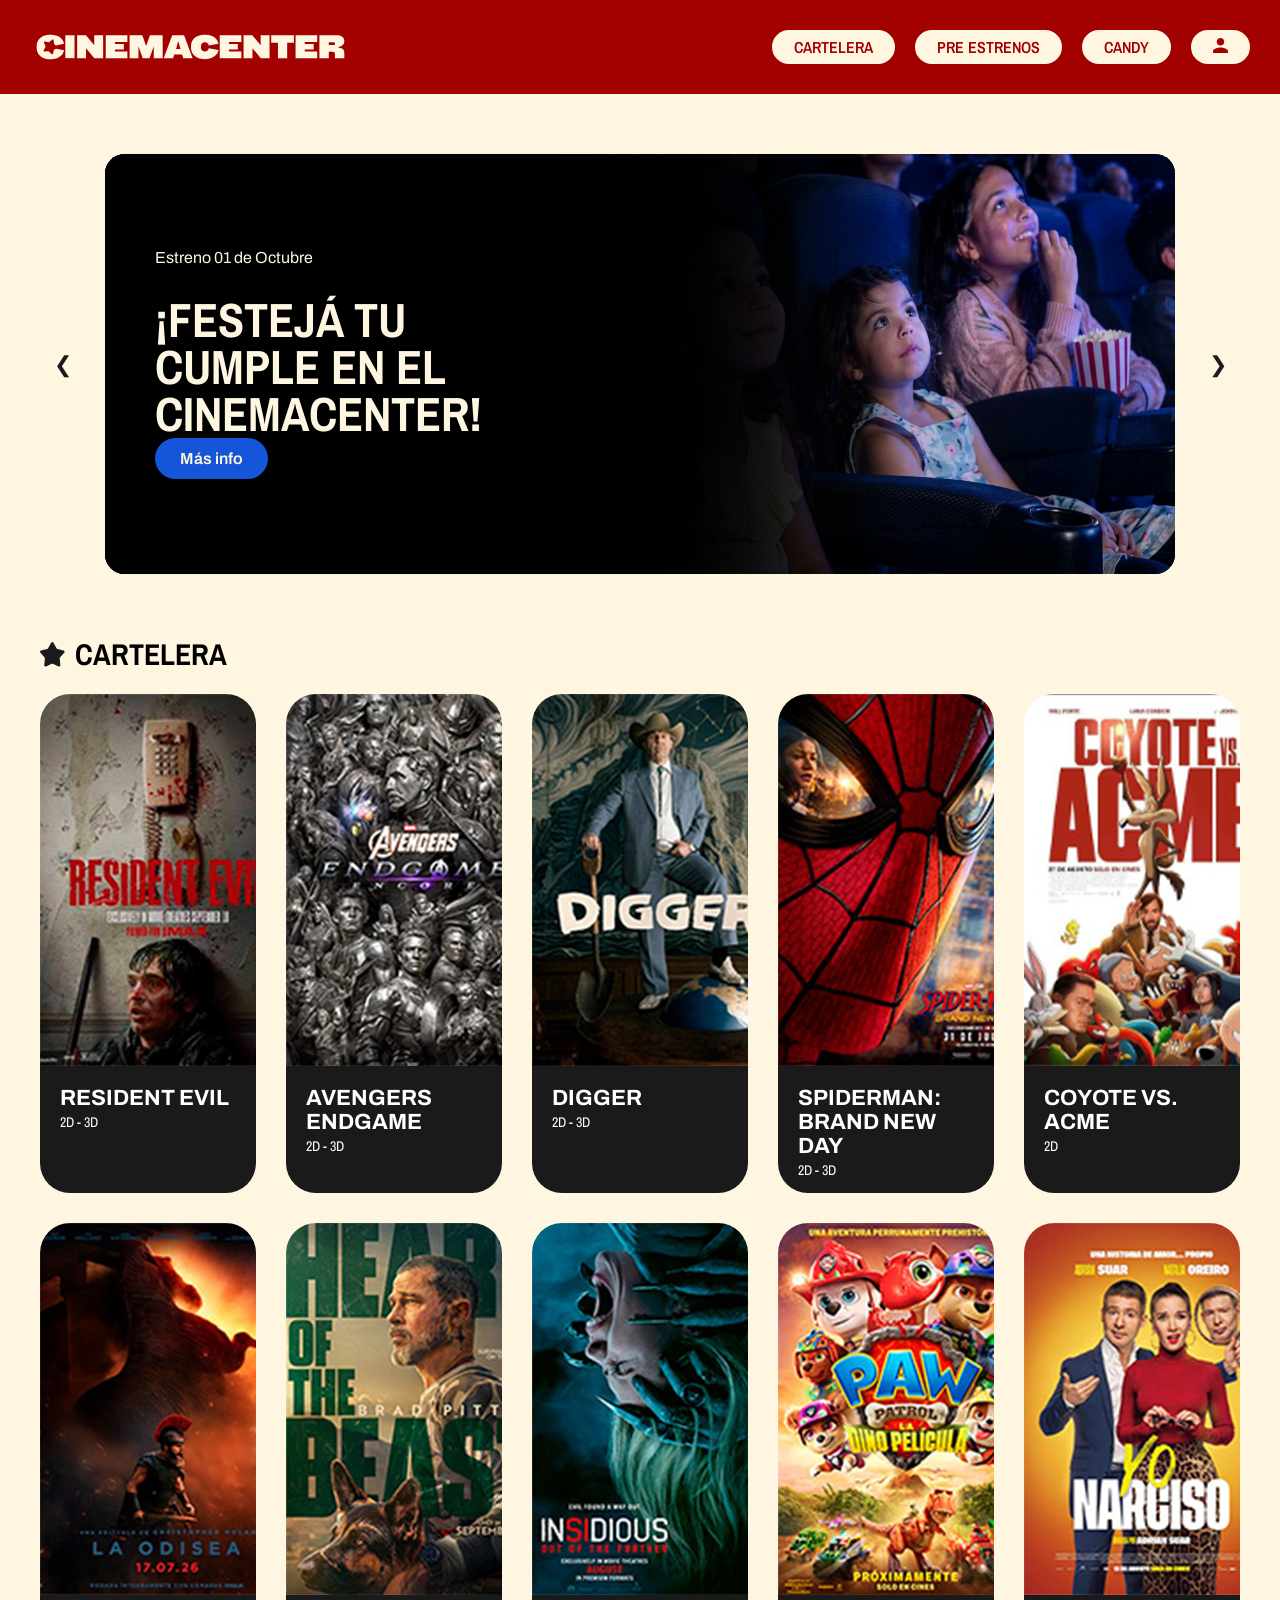
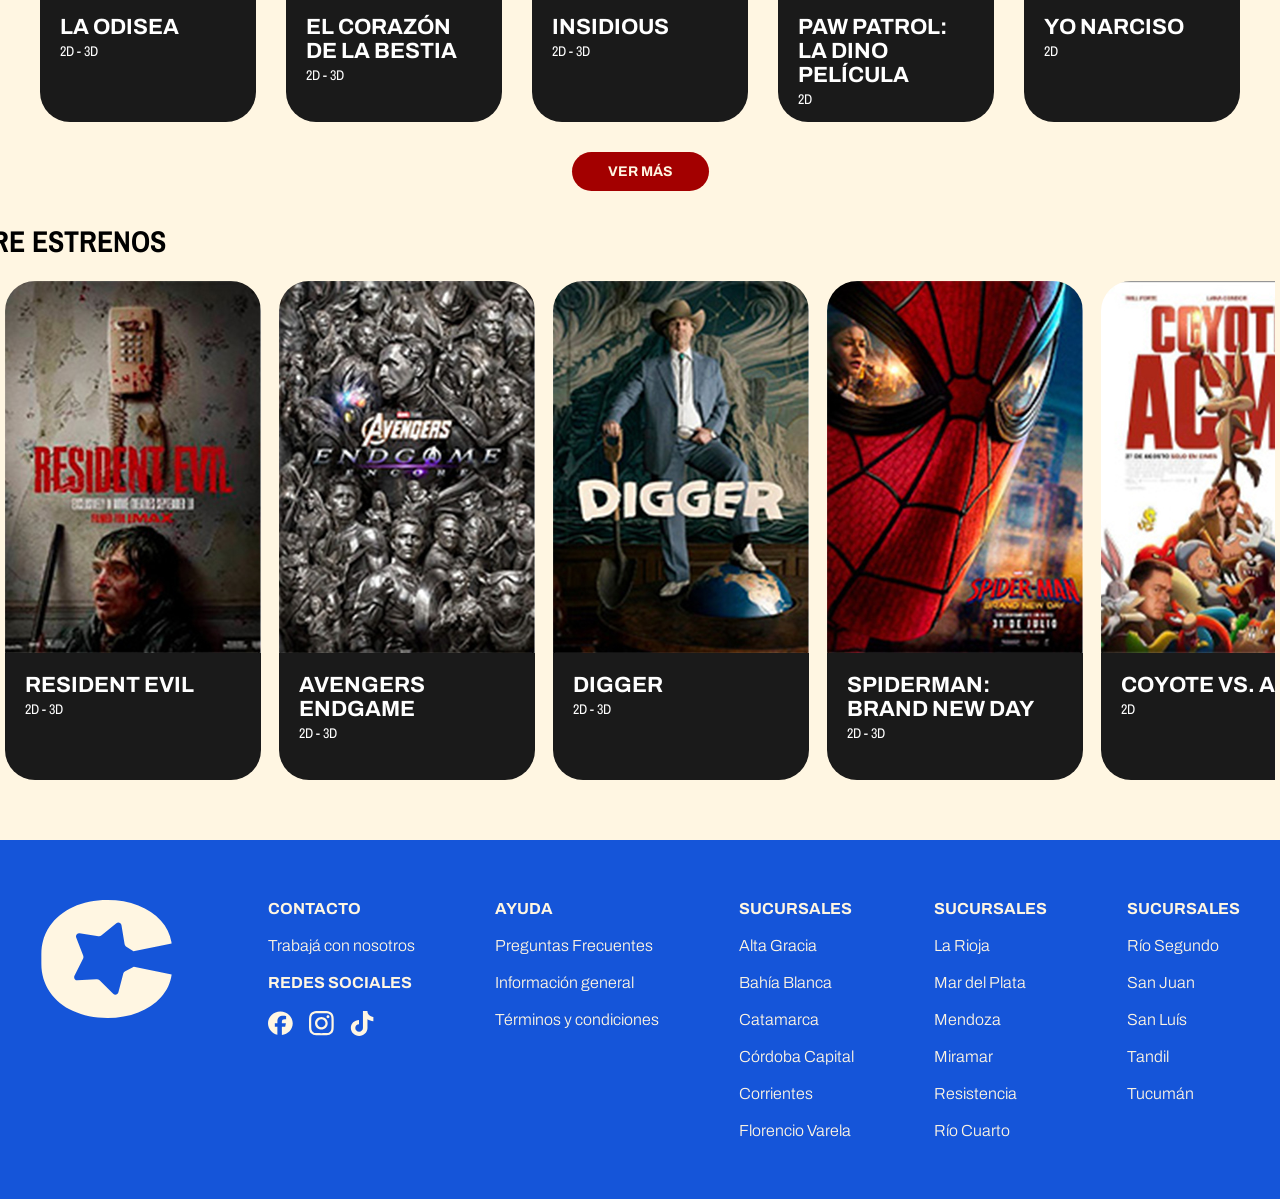
<file: index.html>
<!DOCTYPE html>
<html>

<head>
    <meta charset="utf-8" />
    <meta name="viewport" content="width=device-width, initial-scale=1.0">
    <title>Cinemacenter</title>
    <link rel="stylesheet" href="estilos.css">
    <link rel="icon" type="image/png" href="">
    <link rel="icon" type="image/svg+xml" href="img/svg/logo.svg/logo_v3.svg">
    <style>
        @import url('https://fonts.googleapis.com/css2?family=Archivo+Narrow:ital,wght@0,400..700;1,400..700&family=Archivo:ital,wght@0,100..900;1,100..900&display=swap');
    </style>
</head>

<body>
    <header>
        <img src="img/svg/logo.svg/logo_v1.svg" alt="logo-cinemacenter" width="323" height="34">
        <nav>
            <a href="index.html" class="boton-header">CARTELERA</a>
            <a href="#pre-estrenos" class="boton-header">PRE ESTRENOS</a>
            <a href="candy.html" class="boton-header">CANDY</a>
            <button class="boton-header" popovertarget="popup-login">
                <img src="img/svg/usuario.svg" alt="Iniciar sesión" width="15" height="15">
            </button>
        </nav>
    </header>

    <main>
        <!-- INICIO DE SESIÓN -->
        <div id="popup-login" class="popup-login" popover="auto">
            <button class="btn-cerrar-login" popovertarget="popup-login" popovertargetaction="hide">×</button>
            <h2>¡HOLA, QUÉ BUENO<br> VERTE POR ACÁ!</h2>
            <p class="subtitulo-login">Iniciá sesión para continuar</p>
            <form class="form-login">
                <input type="text" name="usuario" placeholder="Ingrese nombre de usuario" aria-label="Nombre de usuario"
                    required>
                <input type="password" name="password" placeholder="Ingrese contraseña" aria-label="Contraseña"
                    required>
                <a href="#" class="olvido-password"> Olvidé mi contraseña </a>
                <div class="botones-login">
                    <button type="button" class="btn-login"> INGRESAR </button>
                    <button type="button" class="btn-login">REGISTRARSE</button>
                </div>
            </form>
        </div>

        <!-- carrusel -->
        <section class="carrusel-principal">
            <button class="flecha-carrusel anterior" id="anterior" aria-label="Película anterior">&#10094;</button>
            <div class="contenedor-carrusel">

                <article class="banner activo">
                    <img src="img/posters-carrousel-web/carrusel_avengers_doomday.jpg" alt="dr-doom"
                        class="imagen-banner">
                    <div class="degradado-banner"></div>
                    <div class="contenido-banner">
                        <p class="fecha-banner"> Preventa 28 de Septiembre </p>
                        <h1>PREVENTA</h1>
                        <p class="mini-texto">Reservá tu entrada en todos los formatos disponibles 2D y 3D</p>
                        <a href="entradas.html" class="boton-banner"> Comprá tus entradas</a>
                    </div>
                </article>

                <article class="banner activo">
                    <img src="img/posters-carrousel-web/carrusel_redisent_evil.jpg" alt="resident-evil"
                        class="imagen-banner">
                    <div class="degradado-banner"></div>
                    <div class="contenido-banner">
                        <p class="fecha-banner">Estreno 01 de Octubre</p>
                        <h1>LAS PELÍCULAS QUE CAMBIARON HALLOWEEN EN UNA NOCHE DE TERROR</h1>
                        <a href="entradas.html" class="boton-banner"> Comprá tus entradas</a>
                    </div>
                </article>

                <article class="banner activo">
                    <img src="img/posters-carrousel-web/carrusel_endgame.jpg" alt="end-game" class="imagen-banner">
                    <div class="degradado-banner"></div>
                    <div class="contenido-banner">
                        <p class="fecha-banner">Estreno 01 de Octubre</p>
                        <h1>REVIVÍ LA MEJOR PELÍCULA DE SUPERHÉROES EN LA ÚLTIMA DÉCADA</h1>
                        <a href="entradas.html" class="boton-banner"> Comprá tus entradas</a>
                    </div>
                </article>

                <article class="banner activo">
                    <img src="img/posters-carrousel-web/carrusel_niños.jpg" alt="niños" class="imagen-banner">
                    <div class="degradado-banner"></div>
                    <div class="contenido-banner">
                        <p class="fecha-banner">Estreno 01 de Octubre</p>
                        <h1>¡FESTEJÁ TU CUMPLE EN EL CINEMACENTER!</h1>
                        <a href="entradas.html" class="boton-banner">Más info</a>
                    </div>
                </article>
            </div>
            <button class="flecha-carrusel siguiente" id="siguiente" aria-label="Película siguiente"> &#10095;</button>
        </section>

        <!-- CARTELERA -->
        <section id="cartelera">
            <div class="titulares">
                <img src="img/svg/estrella_titulares.svg" alt="estrella-titulares" width="25" height="25">
                <h2>CARTELERA</h2>
            </div>

            <!-- CARTELERA - GALERÍA -->
            <div class="peliculas">
                <!-- PRIMERA FILA -->
                <article class="pelicula">
                    <img src="img/posters-cartelera-web/resident-evil_posterpreview.jpg" alt="Resident Evil" width="256"
                        height="372">
                    <div class="info-pelicula">
                        <h3>RESIDENT EVIL</h3>
                        <p>2D - 3D</p>
                    </div>
                    <!-- pop up -->
                    <div class="popup-pelicula">
                        <p>TERROR</p>
                        <button type="button" class="btn-horarios" popovertarget="modal-resident-evil">
                            VER HORARIOS
                        </button>
                    </div>
                    <!-- VENTANA EMERGENTE -->
                    <div id="modal-resident-evil" class="modal-pelicula" popover="auto">
                        <div class="modal-contenedor-interno">

                            <button class="btn-cerrar" popovertarget="modal-resident-evil" popovertargetaction="hide"> X
                            </button>

                            <section class="modal-superior">
                                <div class="modal-poster">
                                    <img src="img/posters-cartelera-vent-emerg/resident-evil.jpg" alt="Resident Evil"
                                        width="600" height="900">
                                </div>

                                <div class="modal-datos">
                                    <h2>RESIDENT EVIL</h2>
                                    <p class="sinopsis">Película basada en la saga de videojuegos de Capcom del mismo
                                        nombre. En una reinvención totalmente nueva, el mensajero médico Bryan (Austin
                                        Abrams) se ve inmerso en una carrera de acción sin descanso por la
                                        supervivencia, mientras el caos se desata a su alrededor.
                                    </p>
                                    <ul class="ficha-tecnica">
                                        <li><strong>FORMATO:</strong> 2D - 3D</li>
                                        <li><strong>DURACIÓN:</strong> 94 min.</li>
                                        <li><strong>GÉNERO:</strong> TERROR</li>
                                        <li><strong>DIRECTOR:</strong> Zach Cregger</li>
                                    </ul>
                                    <div class="modal-trailer">
                                        <video controls width="100%" height="auto">
                                            <source src="video/trailer-residente-evil-latino.mp4" type="video/mp4">
                                        </video>
                                    </div>
                                </div>
                            </section>

                            <!-- días y horarios -->
                            <section class="modal-inferior">
                                <h3>DÍAS, HORARIOS Y FORMATOS</h3>
                                <!-- días -->
                                <div class="selector-dias">
                                    <input type="checkbox" id="jueves" class="check-dia">
                                    <label for="jueves" class="btn-dia">JUEVES<br>01/10</label>

                                    <input type="checkbox" id="viernes" class="check-dia">
                                    <label for="viernes" class="btn-dia">VIERNES<br>02/10</label>

                                    <input type="checkbox" id="sabado" class="check-dia">
                                    <label for="sabado" class="btn-dia">SÁBADO<br>03/10</label>

                                    <input type="checkbox" id="domingo" class="check-dia">
                                    <label for="domingo" class="btn-dia">DOMINGO<br>04/10</label>

                                    <input type="checkbox" id="lunes" class="check-dia">
                                    <label for="lunes" class="btn-dia">LUNES<br>05/10</label>

                                    <input type="checkbox" id="martes" class="check-dia">
                                    <label for="martes" class="btn-dia">MARTES<br>06/10</label>

                                </div>
                                <!-- formato y horarios -->
                                <div class="selector-horarios">
                                    <h4>2D CASTELLANO</h4>
                                    <div class="fila-horas">
                                        <input type="checkbox" id="hora12" class="check-hora">
                                        <label for="hora12" class="btn-hora">12.00 h</label>

                                        <input type="checkbox" id="hora1430" class="check-hora">
                                        <label for="hora1430" class="btn-hora">14.30 h</label>

                                        <input type="checkbox" id="hora16" class="check-hora">
                                        <label for="hora16" class="btn-hora">16.00 h</label>

                                        <input type="checkbox" id="hora18" class="check-hora">
                                        <label for="hora18" class="btn-hora">18.00 h</label>

                                        <input type="checkbox" id="hora2030" class="check-hora">
                                        <label for="hora2030" class="btn-hora">20.30 h</label>
                                    </div>

                                    <h4>2D SUBTITULADA</h4>
                                    <div class="fila-horas">
                                        <input type="checkbox" id="hora1230" class="check-hora">
                                        <label for="hora1230" class="btn-hora">12.30 h</label>

                                        <input type="checkbox" id="hora15" class="check-hora">
                                        <label for="hora15" class="btn-hora">15.00 h</label>

                                        <input type="checkbox" id="hora1615" class="check-hora">
                                        <label for="hora1615" class="btn-hora">16.15 h</label>

                                        <input type="checkbox" id="hora1830" class="check-hora">
                                        <label for="hora1830" class="btn-hora">18.30 h</label>

                                        <input type="checkbox" id="hora20" class="check-hora">
                                        <label for="hora20" class="btn-hora">20.00 h</label>

                                    </div>
                                </div>
                            </section>

                            <!-- botón comprá tus entradas -->
                            <a href="entradas.html" class="btn-comprar">Comprá tus entradas</a>
                        </div>
                    </div>
                </article>

                <article class="pelicula">
                    <img src="img/posters-cartelera-web/avengers-endgame-encore_posterpreview.jpg"
                        alt="Avengers Endgame" width="256" height="372">
                    <div class="info-pelicula">
                        <h3>AVENGERS ENDGAME</h3>
                        <p>2D - 3D</p>
                    </div>
                    <!-- pop up -->
                    <div class="popup-pelicula">
                        <p>CIENCIA FICCIÓN</p>
                        <button type="button" class="btn-horarios" popovertarget="modal-avengers-endgame">
                            VER HORARIOS
                        </button>
                    </div>
                    <!-- VENTANA EMERGENTE -->
                    <div id="modal-avengers-endgame" class="modal-pelicula" popover="auto">
                        <div class="modal-contenedor-interno">

                            <button class="btn-cerrar" popovertarget="modal-avengers-endgame"
                                popovertargetaction="hide">
                                X
                            </button>
                            <!-- info. película -->
                            <section class="modal-superior">
                                <div class="modal-poster">
                                    <img src="img/posters-cartelera-vent-emerg/avengers-endgame.jpg"
                                        alt="Avengers Endgame" width="600" height="900">
                                </div>
                                <div class="modal-datos">
                                    <h2>AVENGERS ENDGAME</h2>
                                    <p class="sinopsis">Los Vengadores sobrevivientes unen fuerzas en un último intento
                                        desesperado por revertir el daño causado por Thanos y restaurar el equilibrio
                                        del universo.
                                    </p>
                                    <ul class="ficha-tecnica">
                                        <li><strong>FORMATO:</strong> 2D - 3D</li>
                                        <li><strong>DURACIÓN:</strong> 181 min.</li>
                                        <li><strong>GÉNERO:</strong> CIENCIA FICCIÓN</li>
                                        <li><strong>DIRECTOR:</strong> Anthony y Joe Russo</li>
                                    </ul>
                                    <div class="modal-trailer">
                                        <video controls width="100%" height="auto">
                                            <source src="video/trailer-endgame.mp4" type="video/mp4">
                                        </video>
                                    </div>
                                </div>
                            </section>

                            <!-- días y horarios -->
                            <section class="modal-inferior">
                                <h3>DÍAS, HORARIOS Y FORMATOS</h3>

                                <!-- días -->
                                <div class="selector-dias">

                                    <input type="checkbox" id="jueves" class="check-dia">
                                    <label for="jueves" class="btn-dia">JUEVES<br>01/10</label>

                                    <input type="checkbox" id="viernes" class="check-dia">
                                    <label for="viernes" class="btn-dia">VIERNES<br>02/10</label>

                                    <input type="checkbox" id="sabado" class="check-dia">
                                    <label for="sabado" class="btn-dia">SÁBADO<br>03/10</label>

                                    <input type="checkbox" id="domingo" class="check-dia">
                                    <label for="domingo" class="btn-dia">DOMINGO<br>04/10</label>

                                    <input type="checkbox" id="lunes" class="check-dia">
                                    <label for="lunes" class="btn-dia">LUNES<br>05/10</label>

                                    <input type="checkbox" id="martes" class="check-dia">
                                    <label for="martes" class="btn-dia">MARTES<br>06/10</label>

                                </div>

                                <!-- formato y horarios -->
                                <div class="selector-horarios">
                                    <h4>2D CASTELLANO</h4>
                                    <div class="fila-horas">

                                        <input type="checkbox" id="hora12" class="check-hora">
                                        <label for="hora12" class="btn-hora">12.00 h</label>

                                        <input type="checkbox" id="hora1430" class="check-hora">
                                        <label for="hora1430" class="btn-hora">14.30 h</label>

                                        <input type="checkbox" id="hora16" class="check-hora">
                                        <label for="hora16" class="btn-hora">16.00 h</label>

                                        <input type="checkbox" id="hora18" class="check-hora">
                                        <label for="hora18" class="btn-hora">18.00 h</label>

                                        <input type="checkbox" id="hora2030" class="check-hora">
                                        <label for="hora2030" class="btn-hora">20.30 h</label>
                                    </div>

                                    <h4>2D SUBTITULADA</h4>
                                    <div class="fila-horas">

                                        <input type="checkbox" id="hora1230" class="check-hora">
                                        <label for="hora1230" class="btn-hora">12.30 h</label>

                                        <input type="checkbox" id="hora15" class="check-hora">
                                        <label for="hora15" class="btn-hora">15.00 h</label>

                                        <input type="checkbox" id="hora1615" class="check-hora">
                                        <label for="hora1615" class="btn-hora">16.15 h</label>

                                        <input type="checkbox" id="hora1830" class="check-hora">
                                        <label for="hora1830" class="btn-hora">18.30 h</label>

                                        <input type="checkbox" id="hora20" class="check-hora">
                                        <label for="hora20" class="btn-hora">20.00 h</label>

                                    </div>
                                </div>
                            </section>
                            <!-- botón comprá tus entradas -->
                            <a href="entradas.html" class="btn-comprar">Comprá tus entradas</a>
                        </div>
                    </div>
                </article>

                <article class="pelicula">
                    <img src="img/posters-cartelera-web/digger_posterpreview.jpg" alt="Digger" width="256" height="372">
                    <div class="info-pelicula">
                        <h3>DIGGER</h3>
                        <p>2D - 3D</p>
                    </div>
                    <!-- pop up -->
                    <div class="popup-pelicula">
                        <p>COMEDIA</p>
                        <button type="button" class="btn-horarios" popovertarget="modal-digger">
                            VER HORARIOS
                        </button>
                    </div>
                    <!-- ventana emergente -->
                    <div id="modal-digger" class="modal-pelicula" popover="auto">
                        <div class="modal-contenedor-interno">
                            <!-- Botón para cerrar la ventana -->
                            <button class="btn-cerrar" popovertarget="modal-digger" popovertargetaction="hide"> X
                            </button>
                            <!-- info. película -->
                            <section class="modal-superior">
                                <div class="modal-poster">
                                    <img src="img/posters-cartelera-vent-emerg/digger.jpg" alt="Digger" width="600"
                                        height="900">
                                </div>
                                <div class="modal-datos">
                                    <h2>DIGGER</h2>
                                    <p class="sinopsis">El hombre más poderoso del mundo comete un error catastrófico
                                        que lo obliga a replantearse todo su imperio y enfrentarse a las consecuencias.
                                    </p>
                                    <ul class="ficha-tecnica">
                                        <li><strong>FORMATO:</strong> 2D - 3D</li>
                                        <li><strong>DURACIÓN:</strong> 128 min.</li>
                                        <li><strong>GÉNERO:</strong> COMEDIA</li>
                                        <li><strong>DIRECTOR:</strong> Alejandro González Iñárritu</li>
                                    </ul>
                                    <div class="modal-trailer">
                                        <video controls width="100%" height="auto">
                                            <source src="video/trailer-digger.mp4" type="video/mp4">
                                        </video>>
                                    </div>
                                </div>
                            </section>
                            <!-- días y horarios -->
                            <section class="modal-inferior">
                                <h3>DÍAS, HORARIOS Y FORMATOS</h3>
                                <!-- días -->
                                <div class="selector-dias">
                                    <input type="checkbox" id="jueves" class="check-dia">
                                    <label for="jueves" class="btn-dia">JUEVES<br>01/10</label>

                                    <input type="checkbox" id="viernes" class="check-dia">
                                    <label for="viernes" class="btn-dia">VIERNES<br>02/10</label>

                                    <input type="checkbox" id="sabado" class="check-dia">
                                    <label for="sabado" class="btn-dia">SÁBADO<br>03/10</label>

                                    <input type="checkbox" id="domingo" class="check-dia">
                                    <label for="domingo" class="btn-dia">DOMINGO<br>04/10</label>

                                    <input type="checkbox" id="lunes" class="check-dia">
                                    <label for="lunes" class="btn-dia">LUNES<br>05/10</label>

                                    <input type="checkbox" id="martes" class="check-dia">
                                    <label for="martes" class="btn-dia">MARTES<br>06/10</label>

                                </div>

                                <!-- formato y horarios -->
                                <div class="selector-horarios">
                                    <h4>2D CASTELLANO</h4>
                                    <div class="fila-horas">
                                        <input type="checkbox" id="hora12" class="check-hora">
                                        <label for="hora12" class="btn-hora">12.00 h</label>

                                        <input type="checkbox" id="hora1430" class="check-hora">
                                        <label for="hora1430" class="btn-hora">14.30 h</label>

                                        <input type="checkbox" id="hora16" class="check-hora">
                                        <label for="hora16" class="btn-hora">16.00 h</label>

                                        <input type="checkbox" id="hora18" class="check-hora">
                                        <label for="hora18" class="btn-hora">18.00 h</label>

                                        <input type="checkbox" id="hora2030" class="check-hora">
                                        <label for="hora2030" class="btn-hora">20.30 h</label>
                                    </div>

                                    <h4>2D SUBTITULADA</h4>
                                    <div class="fila-horas">

                                        <input type="checkbox" id="hora1230" class="check-hora">
                                        <label for="hora1230" class="btn-hora">12.30 h</label>

                                        <input type="checkbox" id="hora15" class="check-hora">
                                        <label for="hora15" class="btn-hora">15.00 h</label>

                                        <input type="checkbox" id="hora1615" class="check-hora">
                                        <label for="hora1615" class="btn-hora">16.15 h</label>

                                        <input type="checkbox" id="hora1830" class="check-hora">
                                        <label for="hora1830" class="btn-hora">18.30 h</label>

                                        <input type="checkbox" id="hora20" class="check-hora">
                                        <label for="hora20" class="btn-hora">20.00 h</label>
                                    </div>
                                </div>
                            </section>
                            <!-- botón comprá tus entradas -->
                            <a href="entradas.html" class="btn-comprar">Comprá tus entradas</a>
                        </div>
                    </div>
                </article>

                <article class="pelicula">
                    <img src="img/posters-cartelera-web/spiderman-un-nuevo-dia-posterpreview.jpg" alt="Spiderman"
                        width="256" height="372">
                    <div class="info-pelicula">
                        <h3>SPIDERMAN: BRAND NEW DAY</h3>
                        <p>2D - 3D</p>
                    </div>

                    <!-- pop up -->
                    <div class="popup-pelicula">
                        <p>CIENCIA FICCIÓN</p>
                        <button type="button" class="btn-horarios" popovertarget="modal-spiderman">
                            VER HORARIOS
                        </button>

                        <!-- ventana emergente -->
                        <div id="modal-spiderman" class="modal-pelicula" popover="auto">
                            <div class="modal-contenedor-interno">
                                <!-- Botón para cerrar la ventana -->
                                <button class="btn-cerrar" popovertarget="modal-spiderman" popovertargetaction="hide"> X
                                </button>
                                <!-- info. película -->
                                <section class="modal-superior">
                                    <div class="modal-poster">
                                        <img src="img/posters-cartelera-vent-emerg/spiderman-un-nuevo-dia.jpg"
                                            alt="Spiderman" width="600" height="900">
                                    </div>
                                    <div class="modal-datos">
                                        <h2>SPIDERMAN UN NUEVO DÍA</h2>
                                        <!-- esto por alguna razon agarra el estilo de "popup-pelicula p, y se ve blanco, ni idea"-->
                                        <p class="sinopsis">Tras un evento que altera la realidad, Peter Parker debe
                                            enfrentar nuevos villanos y rehacer su vida desde cero en las calles de
                                            Nueva York.
                                        </p>
                                        <ul class="ficha-tecnica">
                                            <li><strong>FORMATO:</strong> 2D - 3D</li>
                                            <li><strong>DURACIÓN:</strong> 135 min.</li>
                                            <li><strong>GÉNERO:</strong> CIENCIA FICCIÓN</li>
                                            <li><strong>DIRECTOR:</strong> Jon Watts</li>
                                        </ul>
                                        <div class="modal-trailer">
                                            <iframe src="https://www.youtube.com/embed/pqLSLoDkZWE" width="540"
                                                height="340" title="Tráiler de Spiderman" allowfullscreen>
                                            </iframe>
                                        </div>
                                    </div>
                                </section>
                                <!-- días y horarios -->
                                <section class="modal-inferior">
                                    <h3>DÍAS, HORARIOS Y FORMATOS</h3>
                                    <!-- días -->
                                    <div class="selector-dias">
                                        <input type="checkbox" id="jueves" class="check-dia">
                                        <label for="jueves" class="btn-dia">JUEVES<br>01/10</label>

                                        <input type="checkbox" id="viernes" class="check-dia">
                                        <label for="viernes" class="btn-dia">VIERNES<br>02/10</label>

                                        <input type="checkbox" id="sabado" class="check-dia">
                                        <label for="sabado" class="btn-dia">SÁBADO<br>03/10</label>

                                        <input type="checkbox" id="domingo" class="check-dia">
                                        <label for="domingo" class="btn-dia">DOMINGO<br>04/10</label>

                                        <input type="checkbox" id="lunes" class="check-dia">
                                        <label for="lunes" class="btn-dia">LUNES<br>05/10</label>

                                        <input type="checkbox" id="martes" class="check-dia">
                                        <label for="martes" class="btn-dia">MARTES<br>06/10</label>

                                    </div>

                                    <!-- formato y horarios -->
                                    <div class="selector-horarios">
                                        <h4>2D CASTELLANO</h4>
                                        <div class="fila-horas">
                                            <input type="checkbox" id="hora12" class="check-hora">
                                            <label for="hora12" class="btn-hora">12.00 h</label>

                                            <input type="checkbox" id="hora1430" class="check-hora">
                                            <label for="hora1430" class="btn-hora">14.30 h</label>

                                            <input type="checkbox" id="hora16" class="check-hora">
                                            <label for="hora16" class="btn-hora">16.00 h</label>

                                            <input type="checkbox" id="hora18" class="check-hora">
                                            <label for="hora18" class="btn-hora">18.00 h</label>

                                            <input type="checkbox" id="hora2030" class="check-hora">
                                            <label for="hora2030" class="btn-hora">20.30 h</label>
                                        </div>

                                        <h4>2D SUBTITULADA</h4>
                                        <div class="fila-horas">

                                            <input type="checkbox" id="hora1230" class="check-hora">
                                            <label for="hora1230" class="btn-hora">12.30 h</label>

                                            <input type="checkbox" id="hora15" class="check-hora">
                                            <label for="hora15" class="btn-hora">15.00 h</label>

                                            <input type="checkbox" id="hora1615" class="check-hora">
                                            <label for="hora1615" class="btn-hora">16.15 h</label>

                                            <input type="checkbox" id="hora1830" class="check-hora">
                                            <label for="hora1830" class="btn-hora">18.30 h</label>

                                            <input type="checkbox" id="hora20" class="check-hora">
                                            <label for="hora20" class="btn-hora">20.00 h</label>
                                        </div>
                                    </div>
                                </section>
                                <!-- botón comprá tus entradas -->
                                <a href="entradas.html" class="btn-comprar">Comprá tus entradas</a>
                            </div>
                        </div>

                </article>

                <article class="pelicula">
                    <img src="img/posters-cartelera-web/coyote-vs-acme.jpg" alt="Coyote vs Acme" width="256"
                        height="372">
                    <div class="info-pelicula">
                        <h3>COYOTE VS. ACME</h3>
                        <p>2D</p>
                    </div>

                    <!-- pop up -->
                    <div class="popup-pelicula">
                        <p>ANIMACIÓN</p>
                        <button type="button" class="btn-horarios" popovertarget="modal-coyote-vs-acme">
                            VER HORARIOS
                        </button>
                    </div>
                    <!-- ventana emergente -->
                    <div id="modal-coyote-vs-acme" class="modal-pelicula" popover="auto">
                        <div class="modal-contenedor-interno">

                            <!-- Botón para cerrar la ventana -->
                            <button class="btn-cerrar" popovertarget="modal-coyote-vs-acme" popovertargetaction="hide">
                                X
                            </button>

                            <!-- info. película -->
                            <section class="modal-superior">
                                <div class="modal-poster">
                                    <img src="img/posters-cartelera-vent-emerg/coyote-vs-acme.jpg" alt="Coyote vs Acme"
                                        width="600" height="900">
                                </div>

                                <div class="modal-datos">
                                    <h2>COYOTE VS. ACME</h2>
                                    <p class="sinopsis">Coyote toma la decisión más inesperada de su vida tras dolorosos
                                        fracasos persiguiendo al Correcaminos: demandar a la corporación ACME por
                                        fabricar productos defectuosos. Cansado de sufrir explosiones accidentales,
                                        caídas al abismo y todo tipo de catástrofes corporativas, el Coyote decide
                                        llevar a juicio al conglomerado multinacional que se ha enriquecido a costa de
                                        su sufrimiento.
                                    </p>

                                    <ul class="ficha-tecnica">
                                        <li><strong>FORMATO:</strong> 2D - 3D</li>
                                        <li><strong>DURACIÓN:</strong> 103 min.</li>
                                        <li><strong>GÉNERO:</strong> ANIMACIÓN</li>
                                        <li><strong>DIRECTOR:</strong> Dave Green</li>
                                    </ul>

                                    <div class="modal-trailer">
                                        <iframe src="https://www.youtube.com/embed/Yj-Nm47IW9k" width="540" height="340"
                                            title="Tráiler de Coyote VS Acme" allowfullscreen>
                                        </iframe>
                                    </div>
                                </div>
                            </section>

                            <!-- días y horarios -->
                            <section class="modal-inferior">
                                <h3>DÍAS, HORARIOS Y FORMATOS</h3>

                                <!-- días -->
                                <div class="selector-dias">

                                    <input type="checkbox" id="jueves" class="check-dia">
                                    <label for="jueves" class="btn-dia">JUEVES<br>01/10</label>

                                    <input type="checkbox" id="viernes" class="check-dia">
                                    <label for="viernes" class="btn-dia">VIERNES<br>02/10</label>

                                    <input type="checkbox" id="sabado" class="check-dia">
                                    <label for="sabado" class="btn-dia">SÁBADO<br>03/10</label>

                                    <input type="checkbox" id="domingo" class="check-dia">
                                    <label for="domingo" class="btn-dia">DOMINGO<br>04/10</label>

                                    <input type="checkbox" id="lunes" class="check-dia">
                                    <label for="lunes" class="btn-dia">LUNES<br>05/10</label>

                                    <input type="checkbox" id="martes" class="check-dia">
                                    <label for="martes" class="btn-dia">MARTES<br>06/10</label>

                                </div>

                                <!-- formato y horarios -->
                                <div class="selector-horarios">
                                    <h4>2D CASTELLANO</h4>
                                    <div class="fila-horas">

                                        <input type="checkbox" id="hora12" class="check-hora">
                                        <label for="hora12" class="btn-hora">12.00 h</label>

                                        <input type="checkbox" id="hora1430" class="check-hora">
                                        <label for="hora1430" class="btn-hora">14.30 h</label>

                                        <input type="checkbox" id="hora16" class="check-hora">
                                        <label for="hora16" class="btn-hora">16.00 h</label>

                                        <input type="checkbox" id="hora18" class="check-hora">
                                        <label for="hora18" class="btn-hora">18.00 h</label>

                                        <input type="checkbox" id="hora2030" class="check-hora">
                                        <label for="hora2030" class="btn-hora">20.30 h</label>
                                    </div>

                                    <h4>2D SUBTITULADA</h4>
                                    <div class="fila-horas">

                                        <input type="checkbox" id="hora1230" class="check-hora">
                                        <label for="hora1230" class="btn-hora">12.30 h</label>

                                        <input type="checkbox" id="hora15" class="check-hora">
                                        <label for="hora15" class="btn-hora">15.00 h</label>

                                        <input type="checkbox" id="hora1615" class="check-hora">
                                        <label for="hora1615" class="btn-hora">16.15 h</label>

                                        <input type="checkbox" id="hora1830" class="check-hora">
                                        <label for="hora1830" class="btn-hora">18.30 h</label>

                                        <input type="checkbox" id="hora20" class="check-hora">
                                        <label for="hora20" class="btn-hora">20.00 h</label>

                                    </div>
                                </div>

                            </section>
                            <!-- botón comprá tus entradas -->
                            <a href="entradas.html" class="btn-comprar">Comprá tus entradas</a>
                        </div>
                    </div>
                </article>

                <!-- SEGUNDA FILA -->

                <article class="pelicula">
                    <img src="img/posters-cartelera-web/la-odisea_posterpreview.jpg" alt="La Odisea" width="256"
                        height="372">
                    <div class="info-pelicula">
                        <h3>LA ODISEA</h3>
                        <p>2D - 3D</p>
                    </div>
                    <!-- pop up -->
                    <div class="popup-pelicula">
                        <p>ACCIÓN</p>
                        <button type="button" class="btn-horarios" popovertarget="modal-la-odisea">
                            VER HORARIOS
                        </button>
                    </div>

                    <!-- ventana emergente -->
                    <div id="modal-la-odisea" class="modal-pelicula" popover="auto">
                        <div class="modal-contenedor-interno">
                            <!-- Botón para cerrar la ventana -->
                            <button class="btn-cerrar" popovertarget="modal-la-odisea" popovertargetaction="hide"> X
                            </button>
                            <!-- info. película -->
                            <section class="modal-superior">
                                <div class="modal-poster">
                                    <img src="img/posters-cartelera-vent-emerg/la-odisea.jpg" alt="La Odisea"
                                        width="600" height="900">
                                </div>
                                <div class="modal-datos">
                                    <h2>LA ODISEA</h2>
                                    <p class="sinopsis">Una épica aventura que sigue a un valiente héroe en su largo y
                                        peligroso viaje de regreso a casa tras años de guerra y exilio.
                                    </p>
                                    <ul class="ficha-tecnica">
                                        <li><strong>FORMATO:</strong> 2D - 3D</li>
                                        <li><strong>DURACIÓN:</strong> 142 min.</li>
                                        <li><strong>GÉNERO:</strong> ACCIÓN</li>
                                        <li><strong>DIRECTOR:</strong> Denis Villeneuve</li>
                                    </ul>
                                    <div class="modal-trailer">
                                        <iframe src="https://www.youtube.com/embed/7GxoGRGkhBQ" width="540" height="340"
                                            title="Tráiler de La Odisea" allowfullscreen>
                                        </iframe>
                                    </div>
                                </div>
                            </section>
                            <!-- días y horarios -->
                            <section class="modal-inferior">
                                <h3>DÍAS, HORARIOS Y FORMATOS</h3>
                                <!-- días -->
                                <div class="selector-dias">
                                    <input type="checkbox" id="jueves" class="check-dia">
                                    <label for="jueves" class="btn-dia">JUEVES<br>01/10</label>

                                    <input type="checkbox" id="viernes" class="check-dia">
                                    <label for="viernes" class="btn-dia">VIERNES<br>02/10</label>

                                    <input type="checkbox" id="sabado" class="check-dia">
                                    <label for="sabado" class="btn-dia">SÁBADO<br>03/10</label>

                                    <input type="checkbox" id="domingo" class="check-dia">
                                    <label for="domingo" class="btn-dia">DOMINGO<br>04/10</label>

                                    <input type="checkbox" id="lunes" class="check-dia">
                                    <label for="lunes" class="btn-dia">LUNES<br>05/10</label>

                                    <input type="checkbox" id="martes" class="check-dia">
                                    <label for="martes" class="btn-dia">MARTES<br>06/10</label>

                                </div>

                                <!-- formato y horarios -->
                                <div class="selector-horarios">
                                    <h4>2D CASTELLANO</h4>
                                    <div class="fila-horas">
                                        <input type="checkbox" id="hora12" class="check-hora">
                                        <label for="hora12" class="btn-hora">12.00 h</label>

                                        <input type="checkbox" id="hora1430" class="check-hora">
                                        <label for="hora1430" class="btn-hora">14.30 h</label>

                                        <input type="checkbox" id="hora16" class="check-hora">
                                        <label for="hora16" class="btn-hora">16.00 h</label>

                                        <input type="checkbox" id="hora18" class="check-hora">
                                        <label for="hora18" class="btn-hora">18.00 h</label>

                                        <input type="checkbox" id="hora2030" class="check-hora">
                                        <label for="hora2030" class="btn-hora">20.30 h</label>
                                    </div>

                                    <h4>2D SUBTITULADA</h4>
                                    <div class="fila-horas">

                                        <input type="checkbox" id="hora1230" class="check-hora">
                                        <label for="hora1230" class="btn-hora">12.30 h</label>

                                        <input type="checkbox" id="hora15" class="check-hora">
                                        <label for="hora15" class="btn-hora">15.00 h</label>

                                        <input type="checkbox" id="hora1615" class="check-hora">
                                        <label for="hora1615" class="btn-hora">16.15 h</label>

                                        <input type="checkbox" id="hora1830" class="check-hora">
                                        <label for="hora1830" class="btn-hora">18.30 h</label>

                                        <input type="checkbox" id="hora20" class="check-hora">
                                        <label for="hora20" class="btn-hora">20.00 h</label>
                                    </div>
                                </div>
                            </section>
                            <!-- botón comprá tus entradas -->
                            <a href="entradas.html" class="btn-comprar">Comprá tus entradas</a>
                        </div>
                    </div>

                </article>

                <article class="pelicula">
                    <img src="img/posters-cartelera-web/el-corazon-de-la-bestia_posterpreview.jpg"
                        alt="El corazón de la bestia" width="256" height="372">
                    <div class="info-pelicula">
                        <h3>EL CORAZÓN DE LA BESTIA</h3>
                        <p>2D - 3D</p>
                    </div>

                    <!-- pop up -->
                    <div class="popup-pelicula">
                        <p>ACCIÓN</p>
                        <button type="button" class="btn-horarios" popovertarget="modal-el-corazon-de-la-bestia">
                            VER HORARIOS
                        </button>
                    </div>

                    <!-- ventana emergente -->
                    <div id="modal-el-corazon-de-la-bestia" class="modal-pelicula" popover="auto">
                        <div class="modal-contenedor-interno">
                            <!-- Botón para cerrar la ventana -->
                            <button class="btn-cerrar" popovertarget="modal-el-corazon-de-la-bestia"
                                popovertargetaction="hide"> X
                            </button>
                            <!-- info. película -->
                            <section class="modal-superior">
                                <div class="modal-poster">
                                    <img src="img/posters-cartelera-vent-emerg/el-corazon-de-la-bestia.jpg"
                                        alt="El corazón de la bestia" width="600" height="900">
                                </div>
                                <div class="modal-datos">
                                    <h2>EL CORAZÓN DE LA BESTIA</h2>
                                    <p class="sinopsis">Un drama intenso y desgarrador sobre la supervivencia humana, la
                                        lealtad y los instintos más salvajes empujados al límite de la razón.
                                    </p>
                                    <ul class="ficha-tecnica">
                                        <li><strong>FORMATO:</strong> 2D - 3D</li>
                                        <li><strong>DURACIÓN:</strong> 115 min.</li>
                                        <li><strong>GÉNERO:</strong> ACCIÓN</li>
                                        <li><strong>DIRECTOR:</strong> Alonso Cuarón</li>
                                    </ul>
                                    <div class="modal-trailer">
                                        <iframe src="https://www.youtube.com/embed/GaMmw2t9g24" width="540" height="340"
                                            title="Tráiler de El corazón de la bestia" allowfullscreen>
                                        </iframe>
                                    </div>
                                </div>
                            </section>
                            <!-- días y horarios -->
                            <section class="modal-inferior">
                                <h3>DÍAS, HORARIOS Y FORMATOS</h3>
                                <!-- días -->
                                <div class="selector-dias">
                                    <input type="checkbox" id="jueves" class="check-dia">
                                    <label for="jueves" class="btn-dia">JUEVES<br>01/10</label>

                                    <input type="checkbox" id="viernes" class="check-dia">
                                    <label for="viernes" class="btn-dia">VIERNES<br>02/10</label>

                                    <input type="checkbox" id="sabado" class="check-dia">
                                    <label for="sabado" class="btn-dia">SÁBADO<br>03/10</label>

                                    <input type="checkbox" id="domingo" class="check-dia">
                                    <label for="domingo" class="btn-dia">DOMINGO<br>04/10</label>

                                    <input type="checkbox" id="lunes" class="check-dia">
                                    <label for="lunes" class="btn-dia">LUNES<br>05/10</label>

                                    <input type="checkbox" id="martes" class="check-dia">
                                    <label for="martes" class="btn-dia">MARTES<br>06/10</label>

                                </div>

                                <!-- formato y horarios -->
                                <div class="selector-horarios">
                                    <h4>2D CASTELLANO</h4>
                                    <div class="fila-horas">
                                        <input type="checkbox" id="hora12" class="check-hora">
                                        <label for="hora12" class="btn-hora">12.00 h</label>

                                        <input type="checkbox" id="hora1430" class="check-hora">
                                        <label for="hora1430" class="btn-hora">14.30 h</label>

                                        <input type="checkbox" id="hora16" class="check-hora">
                                        <label for="hora16" class="btn-hora">16.00 h</label>

                                        <input type="checkbox" id="hora18" class="check-hora">
                                        <label for="hora18" class="btn-hora">18.00 h</label>

                                        <input type="checkbox" id="hora2030" class="check-hora">
                                        <label for="hora2030" class="btn-hora">20.30 h</label>
                                    </div>

                                    <h4>2D SUBTITULADA</h4>
                                    <div class="fila-horas">

                                        <input type="checkbox" id="hora1230" class="check-hora">
                                        <label for="hora1230" class="btn-hora">12.30 h</label>

                                        <input type="checkbox" id="hora15" class="check-hora">
                                        <label for="hora15" class="btn-hora">15.00 h</label>

                                        <input type="checkbox" id="hora1615" class="check-hora">
                                        <label for="hora1615" class="btn-hora">16.15 h</label>

                                        <input type="checkbox" id="hora1830" class="check-hora">
                                        <label for="hora1830" class="btn-hora">18.30 h</label>

                                        <input type="checkbox" id="hora20" class="check-hora">
                                        <label for="hora20" class="btn-hora">20.00 h</label>
                                    </div>
                                </div>
                            </section>
                            <!-- botón comprá tus entradas -->
                            <a href="entradas.html" class="btn-comprar">Comprá tus entradas</a>
                        </div>
                    </div>

                </article>

                <article class="pelicula">
                    <img src="img/posters-cartelera-web/insidious_posterpreview.jpg" alt="Insidious" width="256"
                        height="372">
                    <div class="info-pelicula">
                        <h3>INSIDIOUS</h3>
                        <p>2D - 3D</p>
                    </div>

                    <!-- pop up -->
                    <div class="popup-pelicula">
                        <p>TERROR</p>
                        <button type="button" class="btn-horarios" popovertarget="modal-insidious">
                            VER HORARIOS
                        </button>
                    </div>

                    <!-- ventana emergente -->
                    <div id="modal-insidious" class="modal-pelicula" popover="auto">
                        <div class="modal-contenedor-interno">
                            <!-- Botón para cerrar la ventana -->
                            <button class="btn-cerrar" popovertarget="modal-insidious" popovertargetaction="hide"> X
                            </button>

                            <!-- info. película -->
                            <section class="modal-superior">
                                <div class="modal-poster">
                                    <img src="img/posters-cartelera-vent-emerg/insidious.jpg" alt="Insidious"
                                        width="600" height="900">
                                </div>
                                <div class="modal-datos">
                                    <h2>INSIDIOUS</h2>
                                    <p class="sinopsis">Una familia descubre que oscuros espíritus acechan a su hijo,
                                        quien ha caído en un coma inexplicable que lo conecta con un plano astral
                                        aterrador.
                                    </p>
                                    <ul class="ficha-tecnica">
                                        <li><strong>FORMATO:</strong> 2D - 3D</li>
                                        <li><strong>DURACIÓN:</strong> 103 min.</li>
                                        <li><strong>GÉNERO:</strong> TERROR</li>
                                        <li><strong>DIRECTOR:</strong> James Wan</li>
                                    </ul>
                                    <div class="modal-trailer">
                                        <iframe src="https://www.youtube.com/embed/jgagTebSZrM" width="540" height="340"
                                            title="Tráiler de Insidious" allowfullscreen>
                                        </iframe>
                                    </div>
                                </div>
                            </section>
                            <!-- días y horarios -->
                            <section class="modal-inferior">
                                <h3>DÍAS, HORARIOS Y FORMATOS</h3>
                                <!-- días -->
                                <div class="selector-dias">
                                    <input type="checkbox" id="jueves" class="check-dia">
                                    <label for="jueves" class="btn-dia">JUEVES<br>01/10</label>

                                    <input type="checkbox" id="viernes" class="check-dia">
                                    <label for="viernes" class="btn-dia">VIERNES<br>02/10</label>

                                    <input type="checkbox" id="sabado" class="check-dia">
                                    <label for="sabado" class="btn-dia">SÁBADO<br>03/10</label>

                                    <input type="checkbox" id="domingo" class="check-dia">
                                    <label for="domingo" class="btn-dia">DOMINGO<br>04/10</label>

                                    <input type="checkbox" id="lunes" class="check-dia">
                                    <label for="lunes" class="btn-dia">LUNES<br>05/10</label>

                                    <input type="checkbox" id="martes" class="check-dia">
                                    <label for="martes" class="btn-dia">MARTES<br>06/10</label>

                                </div>

                                <!-- formato y horarios -->
                                <div class="selector-horarios">
                                    <h4>2D CASTELLANO</h4>
                                    <div class="fila-horas">
                                        <input type="checkbox" id="hora12" class="check-hora">
                                        <label for="hora12" class="btn-hora">12.00 h</label>

                                        <input type="checkbox" id="hora1430" class="check-hora">
                                        <label for="hora1430" class="btn-hora">14.30 h</label>

                                        <input type="checkbox" id="hora16" class="check-hora">
                                        <label for="hora16" class="btn-hora">16.00 h</label>

                                        <input type="checkbox" id="hora18" class="check-hora">
                                        <label for="hora18" class="btn-hora">18.00 h</label>

                                        <input type="checkbox" id="hora2030" class="check-hora">
                                        <label for="hora2030" class="btn-hora">20.30 h</label>
                                    </div>

                                    <h4>2D SUBTITULADA</h4>
                                    <div class="fila-horas">

                                        <input type="checkbox" id="hora1230" class="check-hora">
                                        <label for="hora1230" class="btn-hora">12.30 h</label>

                                        <input type="checkbox" id="hora15" class="check-hora">
                                        <label for="hora15" class="btn-hora">15.00 h</label>

                                        <input type="checkbox" id="hora1615" class="check-hora">
                                        <label for="hora1615" class="btn-hora">16.15 h</label>

                                        <input type="checkbox" id="hora1830" class="check-hora">
                                        <label for="hora1830" class="btn-hora">18.30 h</label>

                                        <input type="checkbox" id="hora20" class="check-hora">
                                        <label for="hora20" class="btn-hora">20.00 h</label>
                                    </div>
                                </div>
                            </section>
                            <!-- botón comprá tus entradas -->
                            <a href="entradas.html" class="btn-comprar">Comprá tus entradas</a>
                        </div>
                    </div>
                </article>

                <article class="pelicula">
                    <img src="img/posters-cartelera-web/paw-patrol-la-dino-pelicula_posterpreview.jpg"
                        alt="Paw Patrol La Dino Película" width="256" height="372">
                    <div class="info-pelicula">
                        <h3>PAW PATROL: LA DINO PELÍCULA</h3>
                        <p>2D</p>
                    </div>

                    <!-- pop up -->
                    <div class="popup-pelicula">
                        <p>INFANTIL</p>
                        <button type="button" class="btn-horarios" popovertarget="modal-paw-patrol-dino">
                            VER HORARIOS
                        </button>
                    </div>

                    <!-- ventana emergente -->
                    <div id="modal-paw-patrol-dino" class="modal-pelicula" popover="auto">
                        <div class="modal-contenedor-interno">
                            <!-- Botón para cerrar la ventana -->
                            <button class="btn-cerrar" popovertarget="modal-paw-patrol-dino" popovertargetaction="hide">
                                X
                            </button>

                            <!-- info. película -->
                            <section class="modal-superior">
                                <div class="modal-poster">
                                    <img src="img/posters-cartelera-vent-emerg/paw-patrol-la-dino-pelicula.jpg"
                                        alt="Paw Patrol La dino película" width="600" height="900">
                                </div>
                                <div class="modal-datos">
                                    <h2>PAW PATROL: LA DINO PELÍCULA</h2>
                                    <p class="sinopsis">Los valientes cachorros viajan a la prehistórica Tierra de los
                                        Dinosaurios para una nueva y gigantesca misión de rescate perruno.
                                    </p>
                                    <ul class="ficha-tecnica">
                                        <li><strong>FORMATO:</strong> 2D </li>
                                        <li><strong>DURACIÓN:</strong> 88 min.</li>
                                        <li><strong>GÉNERO:</strong> TERROR</li>
                                        <li><strong>DIRECTOR:</strong> Cal Brunker</li>
                                    </ul>
                                    <div class="modal-trailer">
                                        <iframe src="https://www.youtube.com/embed/JX_Lz8qrijgjgagTebSZrM" width="540"
                                            height="340" title="Tráiler de Paw Patrol La dino película" allowfullscreen>
                                        </iframe>
                                    </div>
                                </div>
                            </section>
                            <!-- días y horarios -->
                            <section class="modal-inferior">
                                <h3>DÍAS, HORARIOS Y FORMATOS</h3>
                                <!-- días -->
                                <div class="selector-dias">
                                    <input type="checkbox" id="jueves" class="check-dia">
                                    <label for="jueves" class="btn-dia">JUEVES<br>01/10</label>

                                    <input type="checkbox" id="viernes" class="check-dia">
                                    <label for="viernes" class="btn-dia">VIERNES<br>02/10</label>

                                    <input type="checkbox" id="sabado" class="check-dia">
                                    <label for="sabado" class="btn-dia">SÁBADO<br>03/10</label>

                                    <input type="checkbox" id="domingo" class="check-dia">
                                    <label for="domingo" class="btn-dia">DOMINGO<br>04/10</label>

                                    <input type="checkbox" id="lunes" class="check-dia">
                                    <label for="lunes" class="btn-dia">LUNES<br>05/10</label>

                                    <input type="checkbox" id="martes" class="check-dia">
                                    <label for="martes" class="btn-dia">MARTES<br>06/10</label>

                                </div>

                                <!-- formato y horarios -->
                                <div class="selector-horarios">
                                    <h4>2D CASTELLANO</h4>
                                    <div class="fila-horas">
                                        <input type="checkbox" id="hora12" class="check-hora">
                                        <label for="hora12" class="btn-hora">12.00 h</label>

                                        <input type="checkbox" id="hora1430" class="check-hora">
                                        <label for="hora1430" class="btn-hora">14.30 h</label>

                                        <input type="checkbox" id="hora16" class="check-hora">
                                        <label for="hora16" class="btn-hora">16.00 h</label>

                                        <input type="checkbox" id="hora18" class="check-hora">
                                        <label for="hora18" class="btn-hora">18.00 h</label>

                                        <input type="checkbox" id="hora2030" class="check-hora">
                                        <label for="hora2030" class="btn-hora">20.30 h</label>
                                    </div>

                                    <h4>2D SUBTITULADA</h4>
                                    <div class="fila-horas">

                                        <input type="checkbox" id="hora1230" class="check-hora">
                                        <label for="hora1230" class="btn-hora">12.30 h</label>

                                        <input type="checkbox" id="hora15" class="check-hora">
                                        <label for="hora15" class="btn-hora">15.00 h</label>

                                        <input type="checkbox" id="hora1615" class="check-hora">
                                        <label for="hora1615" class="btn-hora">16.15 h</label>

                                        <input type="checkbox" id="hora1830" class="check-hora">
                                        <label for="hora1830" class="btn-hora">18.30 h</label>

                                        <input type="checkbox" id="hora20" class="check-hora">
                                        <label for="hora20" class="btn-hora">20.00 h</label>
                                    </div>
                                </div>
                            </section>
                            <!-- botón comprá tus entradas -->
                            <a href="entradas.html" class="btn-comprar">Comprá tus entradas</a>
                        </div>
                    </div>

                </article>

                <article class="pelicula">
                    <img src="img/posters-cartelera-web/yo-narciso_posterpreview.jpg" alt="Yo Narciso" width="256"
                        height="372">
                    <div class="info-pelicula">
                        <h3>YO NARCISO</h3>
                        <p>2D</p>
                    </div>

                    <!-- pop up -->
                    <div class="popup-pelicula">
                        <p>COMEDIA ROMÁNTICA</p>
                        <button type="button" class="btn-horarios" popovertarget="modal-yo-narciso">
                            VER HORARIOS
                        </button>
                    </div>

                    <!-- ventana emergente -->
                    <div id="modal-yo-narciso" class="modal-pelicula" popover="auto">
                        <div class="modal-contenedor-interno">
                            <!-- Botón para cerrar la ventana -->
                            <button class="btn-cerrar" popovertarget="modal-yo-narciso" popovertargetaction="hide">
                                X
                            </button>

                            <!-- info. película -->
                            <section class="modal-superior">
                                <div class="modal-poster">
                                    <img src="img/posters-cartelera-vent-emerg/yo-narciso.jpg" alt="Yo Narciso"
                                        width="600" height="900">
                                </div>
                                <div class="modal-datos">
                                    <h2>YO NARCISO</h2>
                                    <p class="sinopsis">Una comedia satírica sobre el ego y las relaciones, donde un
                                        hombre obsesionado consigo mismo debe aprender a registrar la existencia de los
                                        demás.
                                    </p>
                                    <ul class="ficha-tecnica">
                                        <li><strong>FORMATO:</strong> 2D </li>
                                        <li><strong>DURACIÓN:</strong> 97 min.</li>
                                        <li><strong>GÉNERO:</strong> COMEDIA ROMÁNTICA</li>
                                        <li><strong>DIRECTOR:</strong> Ariel Winograd</li>
                                    </ul>
                                    <div class="modal-trailer">
                                        <iframe src="https://www.youtube.com/embed/tv03AgZUBPY" width="540" height="340"
                                            title="Tráiler de Yo narciso" allowfullscreen>
                                        </iframe>
                                    </div>
                                </div>
                            </section>
                            <!-- días y horarios -->
                            <section class="modal-inferior">
                                <h3>DÍAS, HORARIOS Y FORMATOS</h3>
                                <!-- días -->
                                <div class="selector-dias">
                                    <input type="checkbox" id="jueves" class="check-dia">
                                    <label for="jueves" class="btn-dia">JUEVES<br>01/10</label>

                                    <input type="checkbox" id="viernes" class="check-dia">
                                    <label for="viernes" class="btn-dia">VIERNES<br>02/10</label>

                                    <input type="checkbox" id="sabado" class="check-dia">
                                    <label for="sabado" class="btn-dia">SÁBADO<br>03/10</label>

                                    <input type="checkbox" id="domingo" class="check-dia">
                                    <label for="domingo" class="btn-dia">DOMINGO<br>04/10</label>

                                    <input type="checkbox" id="lunes" class="check-dia">
                                    <label for="lunes" class="btn-dia">LUNES<br>05/10</label>

                                    <input type="checkbox" id="martes" class="check-dia">
                                    <label for="martes" class="btn-dia">MARTES<br>06/10</label>

                                </div>

                                <!-- formato y horarios -->
                                <div class="selector-horarios">
                                    <h4>2D CASTELLANO</h4>
                                    <div class="fila-horas">
                                        <input type="checkbox" id="hora12" class="check-hora">
                                        <label for="hora12" class="btn-hora">12.00 h</label>

                                        <input type="checkbox" id="hora1430" class="check-hora">
                                        <label for="hora1430" class="btn-hora">14.30 h</label>

                                        <input type="checkbox" id="hora16" class="check-hora">
                                        <label for="hora16" class="btn-hora">16.00 h</label>

                                        <input type="checkbox" id="hora18" class="check-hora">
                                        <label for="hora18" class="btn-hora">18.00 h</label>

                                        <input type="checkbox" id="hora2030" class="check-hora">
                                        <label for="hora2030" class="btn-hora">20.30 h</label>
                                    </div>

                                    <h4>2D SUBTITULADA</h4>
                                    <div class="fila-horas">

                                        <input type="checkbox" id="hora1230" class="check-hora">
                                        <label for="hora1230" class="btn-hora">12.30 h</label>

                                        <input type="checkbox" id="hora15" class="check-hora">
                                        <label for="hora15" class="btn-hora">15.00 h</label>

                                        <input type="checkbox" id="hora1615" class="check-hora">
                                        <label for="hora1615" class="btn-hora">16.15 h</label>

                                        <input type="checkbox" id="hora1830" class="check-hora">
                                        <label for="hora1830" class="btn-hora">18.30 h</label>

                                        <input type="checkbox" id="hora20" class="check-hora">
                                        <label for="hora20" class="btn-hora">20.00 h</label>
                                    </div>
                                </div>
                            </section>
                            <!-- botón comprá tus entradas -->
                            <a href="entradas.html" class="btn-comprar">Comprá tus entradas</a>
                        </div>
                    </div>

                </article>

            </div>

            <!-- VER MÁS -->
            <details class="desplegable-cartelera">

                <summary class="btn-desplegable btn-ver-mas">VER MÁS</summary>

                <div class="contenido-desplegado">
                    <div class="peliculas">

                        <!-- TERCER FILA (DESPLEGADA) -->

                        <article class="pelicula">
                            <img src="img/posters-cartelera-web/verity_posterpreview.jpg"
                                alt="Verity: La sombra de un engaño" width="256" height="372">
                            <div class="info-pelicula">
                                <h3>VERITY: LA SOMBRA DE UN ENGAÑO</h3>
                                <p>2D</p>
                            </div>

                            <!-- pop up -->
                            <div class="popup-pelicula">
                                <p>SUSPENSO</p>
                                <button type="button" class="btn-horarios" popovertarget="modal-verity">
                                    VER HORARIOS
                                </button>
                            </div>

                            <!-- ventana emergente -->
                            <div id="modal-verity" class="modal-pelicula" popover="auto">
                                <div class="modal-contenedor-interno">
                                    <!-- Botón para cerrar la ventana -->
                                    <button class="btn-cerrar" popovertarget="modal-verity" popovertargetaction="hide">
                                        X
                                    </button>

                                    <!-- info. película -->
                                    <section class="modal-superior">
                                        <div class="modal-poster">
                                            <img src="img/posters-cartelera-vent-emerg/verity.jpg" alt="Verity"
                                                width="600" height="900">
                                        </div>
                                        <div class="modal-datos">
                                            <h2>VERITY: LA SOMBRA DE UN ENGAÑO</h2>
                                            <p class="sinopsis">Una escritora descubre un oscuro manuscrito que revela
                                                verdades perturbadoras y mortales sobre la extraña familia para la que
                                                trabaja.
                                            </p>
                                            <ul class="ficha-tecnica">
                                                <li><strong>FORMATO:</strong> 2D - 3D</li>
                                                <li><strong>DURACIÓN:</strong> 118 min.</li>
                                                <li><strong>GÉNERO:</strong> SUSPENSO</li>
                                                <li><strong>DIRECTOR:</strong> David Fincher</li>
                                            </ul>
                                            <div class="modal-trailer">
                                                <iframe src="https://www.youtube.com/embed/2AckZubjDiU" width="540"
                                                    height="340" title="Tráiler de Verity" allowfullscreen>
                                                </iframe>
                                            </div>
                                        </div>
                                    </section>
                                    <!-- días y horarios -->
                                    <section class="modal-inferior">
                                        <h3>DÍAS, HORARIOS Y FORMATOS</h3>
                                        <!-- días -->
                                        <div class="selector-dias">
                                            <input type="checkbox" id="jueves" class="check-dia">
                                            <label for="jueves" class="btn-dia">JUEVES<br>01/10</label>

                                            <input type="checkbox" id="viernes" class="check-dia">
                                            <label for="viernes" class="btn-dia">VIERNES<br>02/10</label>

                                            <input type="checkbox" id="sabado" class="check-dia">
                                            <label for="sabado" class="btn-dia">SÁBADO<br>03/10</label>

                                            <input type="checkbox" id="domingo" class="check-dia">
                                            <label for="domingo" class="btn-dia">DOMINGO<br>04/10</label>

                                            <input type="checkbox" id="lunes" class="check-dia">
                                            <label for="lunes" class="btn-dia">LUNES<br>05/10</label>

                                            <input type="checkbox" id="martes" class="check-dia">
                                            <label for="martes" class="btn-dia">MARTES<br>06/10</label>

                                        </div>

                                        <!-- formato y horarios -->
                                        <div class="selector-horarios">
                                            <h4>2D CASTELLANO</h4>
                                            <div class="fila-horas">
                                                <input type="checkbox" id="hora12" class="check-hora">
                                                <label for="hora12" class="btn-hora">12.00 h</label>

                                                <input type="checkbox" id="hora1430" class="check-hora">
                                                <label for="hora1430" class="btn-hora">14.30 h</label>

                                                <input type="checkbox" id="hora16" class="check-hora">
                                                <label for="hora16" class="btn-hora">16.00 h</label>

                                                <input type="checkbox" id="hora18" class="check-hora">
                                                <label for="hora18" class="btn-hora">18.00 h</label>

                                                <input type="checkbox" id="hora2030" class="check-hora">
                                                <label for="hora2030" class="btn-hora">20.30 h</label>
                                            </div>

                                            <h4>2D SUBTITULADA</h4>
                                            <div class="fila-horas">

                                                <input type="checkbox" id="hora1230" class="check-hora">
                                                <label for="hora1230" class="btn-hora">12.30 h</label>

                                                <input type="checkbox" id="hora15" class="check-hora">
                                                <label for="hora15" class="btn-hora">15.00 h</label>

                                                <input type="checkbox" id="hora1615" class="check-hora">
                                                <label for="hora1615" class="btn-hora">16.15 h</label>

                                                <input type="checkbox" id="hora1830" class="check-hora">
                                                <label for="hora1830" class="btn-hora">18.30 h</label>

                                                <input type="checkbox" id="hora20" class="check-hora">
                                                <label for="hora20" class="btn-hora">20.00 h</label>
                                            </div>
                                        </div>
                                    </section>
                                    <!-- botón comprá tus entradas -->
                                    <a href="entradas.html" class="btn-comprar">Comprá tus entradas</a>
                                </div>
                            </div>

                        </article>

                        <article class="pelicula">
                            <img src="img/posters-cartelera-web/vertigo_posterpreview.jpg" alt="Vertigo 2: Punto Muerto"
                                width="256" height="372">
                            <div class="info-pelicula">
                                <h3>VÉRTIGO 2: PUNTO MUERTO</h3>
                                <p>2D - 3D</p>
                            </div>
                            <!-- pop up -->
                            <div class="popup-pelicula">
                                <p>ACCIÓN</p>
                                <button type="button" class="btn-horarios" popovertarget="modal-vertigo">
                                    VER HORARIOS
                                </button>
                            </div>


                            <!-- ventana emergente -->
                            <div id="modal-vertigo" class="modal-pelicula" popover="auto">
                                <div class="modal-contenedor-interno">
                                    <!-- Botón para cerrar la ventana -->
                                    <button class="btn-cerrar" popovertarget="modal-vertigo" popovertargetaction="hide">
                                        X
                                    </button>


                                    <!-- info. película -->
                                    <section class="modal-superior">
                                        <div class="modal-poster">
                                            <img src="img/posters-cartelera-vent-emerg/vertigo-2.jpg" alt="Vertigo"
                                                width="600" height="900">
                                        </div>
                                        <div class="modal-datos">
                                            <h2>VÉRTIGO 2: PUNTO MUERTO</h2>
                                            <p class="sinopsis">Un thriller de suspenso extremo donde los protagonistas
                                                deberán enfrentar sus peores miedos psicológicos para sobrevivir al
                                                vacío.
                                            </p>
                                            <ul class="ficha-tecnica">
                                                <li><strong>FORMATO:</strong> 2D - 3D</li>
                                                <li><strong>DURACIÓN:</strong> 122 min.</li>
                                                <li><strong>GÉNERO:</strong> ACCIÓN</li>
                                                <li><strong>DIRECTOR:</strong> Christopher McQuarrie</li>
                                            </ul>
                                            <div class="modal-trailer">
                                                <iframe src="https://www.youtube.com/embed/6ESEtbv0J8M" width="540"
                                                    height="340" title="Tráiler de Vértigo 2" allowfullscreen>
                                                </iframe>
                                            </div>
                                        </div>
                                    </section>

                                    <!-- días y horarios -->
                                    <section class="modal-inferior">
                                        <h3>DÍAS, HORARIOS Y FORMATOS</h3>
                                        <!-- días -->
                                        <div class="selector-dias">
                                            <input type="checkbox" id="jueves" class="check-dia">
                                            <label for="jueves" class="btn-dia">JUEVES<br>01/10</label>


                                            <input type="checkbox" id="viernes" class="check-dia">
                                            <label for="viernes" class="btn-dia">VIERNES<br>02/10</label>


                                            <input type="checkbox" id="sabado" class="check-dia">
                                            <label for="sabado" class="btn-dia">SÁBADO<br>03/10</label>


                                            <input type="checkbox" id="domingo" class="check-dia">
                                            <label for="domingo" class="btn-dia">DOMINGO<br>04/10</label>


                                            <input type="checkbox" id="lunes" class="check-dia">
                                            <label for="lunes" class="btn-dia">LUNES<br>05/10</label>


                                            <input type="checkbox" id="martes" class="check-dia">
                                            <label for="martes" class="btn-dia">MARTES<br>06/10</label>


                                        </div>


                                        <!-- formato y horarios -->
                                        <div class="selector-horarios">
                                            <h4>2D CASTELLANO</h4>
                                            <div class="fila-horas">
                                                <input type="checkbox" id="hora12" class="check-hora">
                                                <label for="hora12" class="btn-hora">12.00 h</label>


                                                <input type="checkbox" id="hora1430" class="check-hora">
                                                <label for="hora1430" class="btn-hora">14.30 h</label>


                                                <input type="checkbox" id="hora16" class="check-hora">
                                                <label for="hora16" class="btn-hora">16.00 h</label>


                                                <input type="checkbox" id="hora18" class="check-hora">
                                                <label for="hora18" class="btn-hora">18.00 h</label>


                                                <input type="checkbox" id="hora2030" class="check-hora">
                                                <label for="hora2030" class="btn-hora">20.30 h</label>
                                            </div>


                                            <h4>2D SUBTITULADA</h4>
                                            <div class="fila-horas">


                                                <input type="checkbox" id="hora1230" class="check-hora">
                                                <label for="hora1230" class="btn-hora">12.30 h</label>


                                                <input type="checkbox" id="hora15" class="check-hora">
                                                <label for="hora15" class="btn-hora">15.00 h</label>


                                                <input type="checkbox" id="hora1615" class="check-hora">
                                                <label for="hora1615" class="btn-hora">16.15 h</label>


                                                <input type="checkbox" id="hora1830" class="check-hora">
                                                <label for="hora1830" class="btn-hora">18.30 h</label>


                                                <input type="checkbox" id="hora20" class="check-hora">
                                                <label for="hora20" class="btn-hora">20.00 h</label>
                                            </div>
                                        </div>
                                    </section>

                                    <!-- botón comprá tus entradas -->
                                    <a href="entradas.html" class="btn-comprar">Comprá tus entradas</a>
                                </div>
                            </div>

                        </article>

                        <article class="pelicula">
                            <img src="img/posters-cartelera-web/escondida-en-mi-cabeza_posterpreview.jpg"
                                alt="Escondida en mi cabeza" width="256" height="372">
                            <div class="info-pelicula">
                                <h3>ESCONDIDA EN MI CABEZA</h3>
                                <p>2D</p>
                            </div>
                            <!-- pop up -->
                            <div class="popup-pelicula">
                                <p>COMEDIA</p>
                                <button type="button" class="btn-horarios" popovertarget="modal-escondida-en-mi-cabeza">
                                    VER HORARIOS
                                </button>
                            </div>


                            <!-- ventana emergente -->
                            <div id="modal-escondida-en-mi-cabeza" class="modal-pelicula" popover="auto">
                                <div class="modal-contenedor-interno">
                                    <!-- Botón para cerrar la ventana -->
                                    <button class="btn-cerrar" popovertarget="modal-escondida-en-mi-cabeza"
                                        popovertargetaction="hide">
                                        X
                                    </button>


                                    <!-- info. película -->
                                    <section class="modal-superior">
                                        <div class="modal-poster">
                                            <img src="img/posters-cartelera-vent-emerg/escondida-en-mi-cabeza.jpg"
                                                alt="Escondida en mi cabeza" width="600" height="900">
                                        </div>
                                        <div class="modal-datos">
                                            <h2>ESCONDIDA EN MI CABEZA</h2>
                                            <p class="sinopsis">Tras despertar de un coma de 14 años, Erni descubre que
                                                una inversión en criptomonedas que realizó en el pasado ahora vale
                                                millones. El único problema es que no logra recordar la contraseña para
                                                acceder a su nueva fortuna.
                                            </p>
                                            <ul class="ficha-tecnica">
                                                <li><strong>FORMATO:</strong> 2D </li>
                                                <li><strong>DURACIÓN:</strong> 105 min.</li>
                                                <li><strong>GÉNERO:</strong> COMEDIA ROMÁNTICA</li>
                                                <li><strong>DIRECTOR:</strong> Lucas Vivo García Lagos</li>
                                            </ul>
                                            <div class="modal-trailer">
                                                <iframe src="https://www.youtube.com/embed/3kFtLMkRL04" width="540"
                                                    height="340" title="Tráiler de Escondida en mi cabeza"
                                                    allowfullscreen>
                                                </iframe>
                                            </div>
                                        </div>
                                    </section>
                                    <!-- días y horarios -->
                                    <section class="modal-inferior">
                                        <h3>DÍAS, HORARIOS Y FORMATOS</h3>
                                        <!-- días -->
                                        <div class="selector-dias">
                                            <input type="checkbox" id="jueves" class="check-dia">
                                            <label for="jueves" class="btn-dia">JUEVES<br>01/10</label>


                                            <input type="checkbox" id="viernes" class="check-dia">
                                            <label for="viernes" class="btn-dia">VIERNES<br>02/10</label>


                                            <input type="checkbox" id="sabado" class="check-dia">
                                            <label for="sabado" class="btn-dia">SÁBADO<br>03/10</label>


                                            <input type="checkbox" id="domingo" class="check-dia">
                                            <label for="domingo" class="btn-dia">DOMINGO<br>04/10</label>


                                            <input type="checkbox" id="lunes" class="check-dia">
                                            <label for="lunes" class="btn-dia">LUNES<br>05/10</label>


                                            <input type="checkbox" id="martes" class="check-dia">
                                            <label for="martes" class="btn-dia">MARTES<br>06/10</label>


                                        </div>


                                        <!-- formato y horarios -->
                                        <div class="selector-horarios">
                                            <h4>2D CASTELLANO</h4>
                                            <div class="fila-horas">
                                                <input type="checkbox" id="hora12" class="check-hora">
                                                <label for="hora12" class="btn-hora">12.00 h</label>


                                                <input type="checkbox" id="hora1430" class="check-hora">
                                                <label for="hora1430" class="btn-hora">14.30 h</label>


                                                <input type="checkbox" id="hora16" class="check-hora">
                                                <label for="hora16" class="btn-hora">16.00 h</label>


                                                <input type="checkbox" id="hora18" class="check-hora">
                                                <label for="hora18" class="btn-hora">18.00 h</label>


                                                <input type="checkbox" id="hora2030" class="check-hora">
                                                <label for="hora2030" class="btn-hora">20.30 h</label>
                                            </div>


                                            <h4>2D SUBTITULADA</h4>
                                            <div class="fila-horas">


                                                <input type="checkbox" id="hora1230" class="check-hora">
                                                <label for="hora1230" class="btn-hora">12.30 h</label>


                                                <input type="checkbox" id="hora15" class="check-hora">
                                                <label for="hora15" class="btn-hora">15.00 h</label>


                                                <input type="checkbox" id="hora1615" class="check-hora">
                                                <label for="hora1615" class="btn-hora">16.15 h</label>


                                                <input type="checkbox" id="hora1830" class="check-hora">
                                                <label for="hora1830" class="btn-hora">18.30 h</label>


                                                <input type="checkbox" id="hora20" class="check-hora">
                                                <label for="hora20" class="btn-hora">20.00 h</label>
                                            </div>
                                        </div>
                                    </section>
                                    <!-- botón comprá tus entradas -->
                                    <a href="entradas.html" class="btn-comprar">Comprá tus entradas</a>
                                </div>
                            </div>

                        </article>

                        <article class="pelicula">
                            <img src="img/posters-cartelera-web/la-isla-olvidada_posterpreview.jpg"
                                alt="La isla olvidada" width="256" height="372">
                            <div class="info-pelicula">
                                <h3>LA ISLA OLVIDADA</h3>
                                <p>2D - 3D</p>
                            </div>


                            <!-- pop up -->
                            <div class="popup-pelicula">
                                <p>INFANTIL</p>
                                <button type="button" class="btn-horarios" popovertarget="modal-la-isla-olvidada">
                                    VER HORARIOS
                                </button>
                            </div>


                            <!-- ventana emergente -->
                            <div id="modal-la-isla-olvidada" class="modal-pelicula" popover="auto">
                                <div class="modal-contenedor-interno">
                                    <!-- Botón para cerrar la ventana -->
                                    <button class="btn-cerrar" popovertarget="modal-la-isla-olvidada"
                                        popovertargetaction="hide">
                                        X
                                    </button>


                                    <!-- info. película -->
                                    <section class="modal-superior">
                                        <div class="modal-poster">
                                            <img src="img/posters-cartelera-vent-emerg/la-isla-olvidada.jpg"
                                                alt="La Isla Olvidada" width="600" height="900">
                                        </div>
                                        <div class="modal-datos">
                                            <h2>LA ISLA OLVIDADA</h2>
                                            <p class="sinopsis">Un grupo de jóvenes llega accidentalmente a una isla que
                                                no aparece en los mapas, descubriendo secretos ancestrales que debieron
                                                quedar enterrados.
                                            </p>
                                            <ul class="ficha-tecnica">
                                                <li><strong>FORMATO:</strong> 2D - 3D</li>
                                                <li><strong>DURACIÓN:</strong> 110 min.</li>
                                                <li><strong>GÉNERO:</strong> INFANTIL</li>
                                                <li><strong>DIRECTOR:</strong> J.J. Abrams</li>
                                            </ul>
                                            <div class="modal-trailer">
                                                <iframe src="https://www.youtube.com/embed/JMvw0PVqbgs" width="540"
                                                    height="340" title="Tráiler de La Isla Olvidada" allowfullscreen>
                                                </iframe>
                                            </div>
                                        </div>
                                    </section>
                                    <!-- días y horarios -->
                                    <section class="modal-inferior">
                                        <h3>DÍAS, HORARIOS Y FORMATOS</h3>
                                        <!-- días -->
                                        <div class="selector-dias">
                                            <input type="checkbox" id="jueves" class="check-dia">
                                            <label for="jueves" class="btn-dia">JUEVES<br>01/10</label>


                                            <input type="checkbox" id="viernes" class="check-dia">
                                            <label for="viernes" class="btn-dia">VIERNES<br>02/10</label>


                                            <input type="checkbox" id="sabado" class="check-dia">
                                            <label for="sabado" class="btn-dia">SÁBADO<br>03/10</label>


                                            <input type="checkbox" id="domingo" class="check-dia">
                                            <label for="domingo" class="btn-dia">DOMINGO<br>04/10</label>


                                            <input type="checkbox" id="lunes" class="check-dia">
                                            <label for="lunes" class="btn-dia">LUNES<br>05/10</label>


                                            <input type="checkbox" id="martes" class="check-dia">
                                            <label for="martes" class="btn-dia">MARTES<br>06/10</label>


                                        </div>


                                        <!-- formato y horarios -->
                                        <div class="selector-horarios">
                                            <h4>2D CASTELLANO</h4>
                                            <div class="fila-horas">
                                                <input type="checkbox" id="hora12" class="check-hora">
                                                <label for="hora12" class="btn-hora">12.00 h</label>


                                                <input type="checkbox" id="hora1430" class="check-hora">
                                                <label for="hora1430" class="btn-hora">14.30 h</label>


                                                <input type="checkbox" id="hora16" class="check-hora">
                                                <label for="hora16" class="btn-hora">16.00 h</label>


                                                <input type="checkbox" id="hora18" class="check-hora">
                                                <label for="hora18" class="btn-hora">18.00 h</label>


                                                <input type="checkbox" id="hora2030" class="check-hora">
                                                <label for="hora2030" class="btn-hora">20.30 h</label>
                                            </div>


                                            <h4>2D SUBTITULADA</h4>
                                            <div class="fila-horas">


                                                <input type="checkbox" id="hora1230" class="check-hora">
                                                <label for="hora1230" class="btn-hora">12.30 h</label>


                                                <input type="checkbox" id="hora15" class="check-hora">
                                                <label for="hora15" class="btn-hora">15.00 h</label>


                                                <input type="checkbox" id="hora1615" class="check-hora">
                                                <label for="hora1615" class="btn-hora">16.15 h</label>


                                                <input type="checkbox" id="hora1830" class="check-hora">
                                                <label for="hora1830" class="btn-hora">18.30 h</label>


                                                <input type="checkbox" id="hora20" class="check-hora">
                                                <label for="hora20" class="btn-hora">20.00 h</label>
                                            </div>
                                        </div>
                                    </section>
                                    <!-- botón comprá tus entradas -->
                                    <a href="entradas.html" class="btn-comprar">Comprá tus entradas</a>
                                </div>
                            </div>




                        </article>

                        <article class="pelicula">
                            <img src="img/posters-cartelera-web/relajadas-y-peligrosas_posterpreview.jpg"
                                alt="Relajadas y muy peligrosas" width="256" height="372">
                            <div class="info-pelicula">
                                <h3>RELAJADAS Y MUY PELIGROSAS</h3>
                                <p>2D</p>
                            </div>


                            <!-- pop up -->
                            <div class="popup-pelicula">
                                <p>COMEDIA</p>
                                <button type="button" class="btn-horarios"
                                    popovertarget="modal-relajadas-y-muy-peligrosas">
                                    VER HORARIOS
                                </button>
                            </div>


                            <!-- ventana emergente -->
                            <div id="modal-relajadas-y-muy-peligrosas" class="modal-pelicula" popover="auto">
                                <div class="modal-contenedor-interno">
                                    <!-- Botón para cerrar la ventana -->
                                    <button class="btn-cerrar" popovertarget="modal-relajadas-y-muy-peligrosas"
                                        popovertargetaction="hide">
                                        X
                                    </button>


                                    <!-- info. película -->
                                    <section class="modal-superior">
                                        <div class="modal-poster">
                                            <img src="img/posters-cartelera-vent-emerg/relajadas-y-muy-peligrosas.jpg"
                                                alt="Relajadas y muy peligrosas" width="600" height="900">
                                        </div>
                                        <div class="modal-datos">
                                            <h2>RELAJADAS Y MUY PELIGROSAS</h2>
                                            <p class="sinopsis">Una comedia de enredos donde un grupo de amigas en
                                                vacaciones se ve sorpresivamente envuelto en una arriesgada misión de
                                                espionaje internacional.
                                            </p>
                                            <ul class="ficha-tecnica">
                                                <li><strong>FORMATO:</strong> 2D </li>
                                                <li><strong>DURACIÓN:</strong> 92 min.</li>
                                                <li><strong>GÉNERO:</strong> COMEDIA</li>
                                                <li><strong>DIRECTOR:</strong> Paul Feig</li>
                                            </ul>
                                            <div class="modal-trailer">
                                                <iframe src="https://www.youtube.com/embed/https://www.B82XrAHS034"
                                                    width="540" height="340"
                                                    title="Tráiler de Relajadas y muy peligrosas" allowfullscreen>
                                                </iframe>
                                            </div>
                                        </div>
                                    </section>
                                    <!-- días y horarios -->
                                    <section class="modal-inferior">
                                        <h3>DÍAS, HORARIOS Y FORMATOS</h3>
                                        <!-- días -->
                                        <div class="selector-dias">
                                            <input type="checkbox" id="jueves" class="check-dia">
                                            <label for="jueves" class="btn-dia">JUEVES<br>01/10</label>


                                            <input type="checkbox" id="viernes" class="check-dia">
                                            <label for="viernes" class="btn-dia">VIERNES<br>02/10</label>


                                            <input type="checkbox" id="sabado" class="check-dia">
                                            <label for="sabado" class="btn-dia">SÁBADO<br>03/10</label>


                                            <input type="checkbox" id="domingo" class="check-dia">
                                            <label for="domingo" class="btn-dia">DOMINGO<br>04/10</label>


                                            <input type="checkbox" id="lunes" class="check-dia">
                                            <label for="lunes" class="btn-dia">LUNES<br>05/10</label>


                                            <input type="checkbox" id="martes" class="check-dia">
                                            <label for="martes" class="btn-dia">MARTES<br>06/10</label>


                                        </div>


                                        <!-- formato y horarios -->
                                        <div class="selector-horarios">
                                            <h4>2D CASTELLANO</h4>
                                            <div class="fila-horas">
                                                <input type="checkbox" id="hora12" class="check-hora">
                                                <label for="hora12" class="btn-hora">12.00 h</label>


                                                <input type="checkbox" id="hora1430" class="check-hora">
                                                <label for="hora1430" class="btn-hora">14.30 h</label>


                                                <input type="checkbox" id="hora16" class="check-hora">
                                                <label for="hora16" class="btn-hora">16.00 h</label>


                                                <input type="checkbox" id="hora18" class="check-hora">
                                                <label for="hora18" class="btn-hora">18.00 h</label>


                                                <input type="checkbox" id="hora2030" class="check-hora">
                                                <label for="hora2030" class="btn-hora">20.30 h</label>
                                            </div>


                                            <h4>2D SUBTITULADA</h4>
                                            <div class="fila-horas">


                                                <input type="checkbox" id="hora1230" class="check-hora">
                                                <label for="hora1230" class="btn-hora">12.30 h</label>


                                                <input type="checkbox" id="hora15" class="check-hora">
                                                <label for="hora15" class="btn-hora">15.00 h</label>


                                                <input type="checkbox" id="hora1615" class="check-hora">
                                                <label for="hora1615" class="btn-hora">16.15 h</label>


                                                <input type="checkbox" id="hora1830" class="check-hora">
                                                <label for="hora1830" class="btn-hora">18.30 h</label>


                                                <input type="checkbox" id="hora20" class="check-hora">
                                                <label for="hora20" class="btn-hora">20.00 h</label>
                                            </div>
                                        </div>
                                    </section>
                                    <!-- botón comprá tus entradas -->
                                    <a href="entradas.html" class="btn-comprar">Comprá tus entradas</a>
                                </div>
                            </div>




                        </article>

                        <!-- CUARTA FILA (DESPLEGADA) -->

                        <article class="pelicula">
                            <img src="img/posters-cartelera-web/toy-story-5_posterpreview.jpg" alt="Toy Story"
                                width="256" height="372">
                            <div class="info-pelicula">
                                <h3>TOY STORY 5</h3>
                                <p>2D - 3D</p>
                            </div>

                            <!-- pop up -->
                            <div class="popup-pelicula">
                                <p>ANIMACIÓN</p>
                                <button type="button" class="btn-horarios" popovertarget="modal-toy-story-5">
                                    VER HORARIOS
                                </button>
                            </div>


                            <!-- ventana emergente -->
                            <div id="modal-toy-story-5" class="modal-pelicula" popover="auto">
                                <div class="modal-contenedor-interno">
                                    <!-- Botón para cerrar la ventana -->
                                    <button class="btn-cerrar" popovertarget="modal-toy-story-5"
                                        popovertargetaction="hide">
                                        X
                                    </button>


                                    <!-- info. película -->
                                    <section class="modal-superior">
                                        <div class="modal-poster">
                                            <img src="img/posters-cartelera-vent-emerg/toy-story-5.jpg"
                                                alt="Toy Story 5" width="600" height="900">
                                        </div>
                                        <div class="modal-datos">
                                            <h2>TOY STORY 5</h2>
                                            <p class="sinopsis">Woody, Buzz y el resto del grupo se embarcan en una
                                                nueva y emotiva aventura que pondrá a prueba su lealtad y el verdadero
                                                significado de ser un juguete.
                                            </p>
                                            <ul class="ficha-tecnica">
                                                <li><strong>FORMATO:</strong> 2D - 3D</li>
                                                <li><strong>DURACIÓN:</strong> 100 min.</li>
                                                <li><strong>GÉNERO:</strong> ANIMACIÓN</li>
                                                <li><strong>DIRECTOR:</strong> Josh Cooley</li>
                                            </ul>
                                            <div class="modal-trailer">
                                                <iframe src="https://www.youtube.com/embed/RkDs1RircNw" width="540"
                                                    height="340" title="Tráiler de Toy Story 5" allowfullscreen>
                                                </iframe>
                                            </div>
                                        </div>
                                    </section>
                                    <!-- días y horarios -->
                                    <section class="modal-inferior">
                                        <h3>DÍAS, HORARIOS Y FORMATOS</h3>
                                        <!-- días -->
                                        <div class="selector-dias">
                                            <input type="checkbox" id="jueves" class="check-dia">
                                            <label for="jueves" class="btn-dia">JUEVES<br>01/10</label>


                                            <input type="checkbox" id="viernes" class="check-dia">
                                            <label for="viernes" class="btn-dia">VIERNES<br>02/10</label>


                                            <input type="checkbox" id="sabado" class="check-dia">
                                            <label for="sabado" class="btn-dia">SÁBADO<br>03/10</label>


                                            <input type="checkbox" id="domingo" class="check-dia">
                                            <label for="domingo" class="btn-dia">DOMINGO<br>04/10</label>


                                            <input type="checkbox" id="lunes" class="check-dia">
                                            <label for="lunes" class="btn-dia">LUNES<br>05/10</label>


                                            <input type="checkbox" id="martes" class="check-dia">
                                            <label for="martes" class="btn-dia">MARTES<br>06/10</label>


                                        </div>


                                        <!-- formato y horarios -->
                                        <div class="selector-horarios">
                                            <h4>2D CASTELLANO</h4>
                                            <div class="fila-horas">
                                                <input type="checkbox" id="hora12" class="check-hora">
                                                <label for="hora12" class="btn-hora">12.00 h</label>


                                                <input type="checkbox" id="hora1430" class="check-hora">
                                                <label for="hora1430" class="btn-hora">14.30 h</label>


                                                <input type="checkbox" id="hora16" class="check-hora">
                                                <label for="hora16" class="btn-hora">16.00 h</label>


                                                <input type="checkbox" id="hora18" class="check-hora">
                                                <label for="hora18" class="btn-hora">18.00 h</label>


                                                <input type="checkbox" id="hora2030" class="check-hora">
                                                <label for="hora2030" class="btn-hora">20.30 h</label>
                                            </div>


                                            <h4>2D SUBTITULADA</h4>
                                            <div class="fila-horas">


                                                <input type="checkbox" id="hora1230" class="check-hora">
                                                <label for="hora1230" class="btn-hora">12.30 h</label>


                                                <input type="checkbox" id="hora15" class="check-hora">
                                                <label for="hora15" class="btn-hora">15.00 h</label>


                                                <input type="checkbox" id="hora1615" class="check-hora">
                                                <label for="hora1615" class="btn-hora">16.15 h</label>


                                                <input type="checkbox" id="hora1830" class="check-hora">
                                                <label for="hora1830" class="btn-hora">18.30 h</label>


                                                <input type="checkbox" id="hora20" class="check-hora">
                                                <label for="hora20" class="btn-hora">20.00 h</label>
                                            </div>
                                        </div>
                                    </section>
                                    <!-- botón comprá tus entradas -->
                                    <a href="entradas.html" class="btn-comprar">Comprá tus entradas</a>
                                </div>
                            </div>



                        </article>

                        <article class="pelicula">
                            <img src="img/posters-cartelera-web/monions_posterpreview.jpg" alt="Minions y Monstruos"
                                width="256" height="372">
                            <div class="info-pelicula">
                                <h3>MINIONS Y MONSTRUOS</h3>
                                <p>2D - 3D</p>
                            </div>

                            <!-- pop up -->
                            <div class="popup-pelicula">
                                <p>ANIMACIÓN</p>
                                <button type="button" class="btn-horarios" popovertarget="modal-minions">
                                    VER HORARIOS
                                </button>
                            </div>


                            <!-- ventana emergente -->
                            <div id="modal-minions" class="modal-pelicula" popover="auto">
                                <div class="modal-contenedor-interno">
                                    <!-- Botón para cerrar la ventana -->
                                    <button class="btn-cerrar" popovertarget="modal-minions" popovertargetaction="hide">
                                        X
                                    </button>


                                    <!-- info. película -->
                                    <section class="modal-superior">
                                        <div class="modal-poster">
                                            <img src="img/posters-cartelera-vent-emerg/minions-y-monstruos.jpg"
                                                alt="Minions y Monstruos" width="600" height="900">
                                        </div>
                                        <div class="modal-datos">
                                            <h2>MINIONS Y MONSTRUOS</h2>
                                            <p class="sinopsis">Los divertidos Minions desatan un caos desopilante al
                                                intentar ayudar a un grupo de monstruos legendarios que se encuentran en
                                                apuros.
                                            </p>
                                            <ul class="ficha-tecnica">
                                                <li><strong>FORMATO:</strong> 2D - 3D </li>
                                                <li><strong>DURACIÓN:</strong> 90 min.</li>
                                                <li><strong>GÉNERO:</strong> ANIMACIÓN</li>
                                                <li><strong>DIRECTOR:</strong> Kyle Balda</li>
                                            </ul>
                                            <div class="modal-trailer">
                                                <iframe src="https://www.youtube.com/embed/Pp91fIfUrkM" width="540"
                                                    height="340" title="Tráiler de Minions y Monstruos" allowfullscreen>
                                                </iframe>
                                            </div>
                                        </div>
                                    </section>
                                    <!-- días y horarios -->
                                    <section class="modal-inferior">
                                        <h3>DÍAS, HORARIOS Y FORMATOS</h3>
                                        <!-- días -->
                                        <div class="selector-dias">
                                            <input type="checkbox" id="jueves" class="check-dia">
                                            <label for="jueves" class="btn-dia">JUEVES<br>01/10</label>


                                            <input type="checkbox" id="viernes" class="check-dia">
                                            <label for="viernes" class="btn-dia">VIERNES<br>02/10</label>


                                            <input type="checkbox" id="sabado" class="check-dia">
                                            <label for="sabado" class="btn-dia">SÁBADO<br>03/10</label>


                                            <input type="checkbox" id="domingo" class="check-dia">
                                            <label for="domingo" class="btn-dia">DOMINGO<br>04/10</label>


                                            <input type="checkbox" id="lunes" class="check-dia">
                                            <label for="lunes" class="btn-dia">LUNES<br>05/10</label>


                                            <input type="checkbox" id="martes" class="check-dia">
                                            <label for="martes" class="btn-dia">MARTES<br>06/10</label>


                                        </div>


                                        <!-- formato y horarios -->
                                        <div class="selector-horarios">
                                            <h4>2D CASTELLANO</h4>
                                            <div class="fila-horas">
                                                <input type="checkbox" id="hora12" class="check-hora">
                                                <label for="hora12" class="btn-hora">12.00 h</label>


                                                <input type="checkbox" id="hora1430" class="check-hora">
                                                <label for="hora1430" class="btn-hora">14.30 h</label>


                                                <input type="checkbox" id="hora16" class="check-hora">
                                                <label for="hora16" class="btn-hora">16.00 h</label>


                                                <input type="checkbox" id="hora18" class="check-hora">
                                                <label for="hora18" class="btn-hora">18.00 h</label>


                                                <input type="checkbox" id="hora2030" class="check-hora">
                                                <label for="hora2030" class="btn-hora">20.30 h</label>
                                            </div>


                                            <h4>2D SUBTITULADA</h4>
                                            <div class="fila-horas">


                                                <input type="checkbox" id="hora1230" class="check-hora">
                                                <label for="hora1230" class="btn-hora">12.30 h</label>


                                                <input type="checkbox" id="hora15" class="check-hora">
                                                <label for="hora15" class="btn-hora">15.00 h</label>


                                                <input type="checkbox" id="hora1615" class="check-hora">
                                                <label for="hora1615" class="btn-hora">16.15 h</label>


                                                <input type="checkbox" id="hora1830" class="check-hora">
                                                <label for="hora1830" class="btn-hora">18.30 h</label>


                                                <input type="checkbox" id="hora20" class="check-hora">
                                                <label for="hora20" class="btn-hora">20.00 h</label>
                                            </div>
                                        </div>
                                    </section>
                                    <!-- botón comprá tus entradas -->
                                    <a href="entradas.html" class="btn-comprar">Comprá tus entradas</a>
                                </div>
                            </div>




                        </article>

                        <article class="pelicula">
                            <img src="img/posters-cartelera-web/hangar-rojo_posterpreview.jpg" alt="Hangar Rojo"
                                width="256" height="372">
                            <div class="info-pelicula">
                                <h3>HANGAR ROJO</h3>
                                <p>2D - 3D</p>
                            </div>


                            <!-- pop up -->
                            <div class="popup-pelicula">
                                <p>ACCIÓN</p>
                                <button type="button" class="btn-horarios" popovertarget="modal-hangar-rojo">
                                    VER HORARIOS
                                </button>
                            </div>


                            <!-- ventana emergente -->
                            <div id="modal-hangar-rojo" class="modal-pelicula" popover="auto">
                                <div class="modal-contenedor-interno">
                                    <!-- Botón para cerrar la ventana -->
                                    <button class="btn-cerrar" popovertarget="modal-hangar-rojo"
                                        popovertargetaction="hide">
                                        X
                                    </button>


                                    <!-- info. película -->
                                    <section class="modal-superior">
                                        <div class="modal-poster">
                                            <img src="img/posters-cartelera-vent-emerg/hangar-rojo.jpg"
                                                alt="Hangar Rojo" width="600" height="900">
                                        </div>
                                        <div class="modal-datos">
                                            <h2>HANGAR ROJO</h2>
                                            <p class="sinopsis">Un thriller de ciencia ficción ambientado en una base
                                                militar secreta, donde un descubrimiento alienígena amenaza la seguridad
                                                global de forma inminente.
                                            </p>
                                            <ul class="ficha-tecnica">
                                                <li><strong>FORMATO:</strong> 2D - 3D </li>
                                                <li><strong>DURACIÓN:</strong> 125 min.</li>
                                                <li><strong>GÉNERO:</strong> ACCIÓN</li>
                                                <li><strong>DIRECTOR:</strong> Ridley Scott</li>
                                            </ul>
                                            <div class="modal-trailer">
                                                <iframe src="https://www.youtube.com/embed/6u5Zz8OiSIU" width="540"
                                                    height="340" title="Tráiler de Hangar Rojo" allowfullscreen>
                                                </iframe>
                                            </div>
                                        </div>
                                    </section>
                                    <!-- días y horarios -->
                                    <section class="modal-inferior">
                                        <h3>DÍAS, HORARIOS Y FORMATOS</h3>
                                        <!-- días -->
                                        <div class="selector-dias">
                                            <input type="checkbox" id="jueves" class="check-dia">
                                            <label for="jueves" class="btn-dia">JUEVES<br>01/10</label>


                                            <input type="checkbox" id="viernes" class="check-dia">
                                            <label for="viernes" class="btn-dia">VIERNES<br>02/10</label>


                                            <input type="checkbox" id="sabado" class="check-dia">
                                            <label for="sabado" class="btn-dia">SÁBADO<br>03/10</label>


                                            <input type="checkbox" id="domingo" class="check-dia">
                                            <label for="domingo" class="btn-dia">DOMINGO<br>04/10</label>


                                            <input type="checkbox" id="lunes" class="check-dia">
                                            <label for="lunes" class="btn-dia">LUNES<br>05/10</label>


                                            <input type="checkbox" id="martes" class="check-dia">
                                            <label for="martes" class="btn-dia">MARTES<br>06/10</label>


                                        </div>


                                        <!-- formato y horarios -->
                                        <div class="selector-horarios">
                                            <h4>2D CASTELLANO</h4>
                                            <div class="fila-horas">
                                                <input type="checkbox" id="hora12" class="check-hora">
                                                <label for="hora12" class="btn-hora">12.00 h</label>


                                                <input type="checkbox" id="hora1430" class="check-hora">
                                                <label for="hora1430" class="btn-hora">14.30 h</label>


                                                <input type="checkbox" id="hora16" class="check-hora">
                                                <label for="hora16" class="btn-hora">16.00 h</label>


                                                <input type="checkbox" id="hora18" class="check-hora">
                                                <label for="hora18" class="btn-hora">18.00 h</label>


                                                <input type="checkbox" id="hora2030" class="check-hora">
                                                <label for="hora2030" class="btn-hora">20.30 h</label>
                                            </div>


                                            <h4>2D SUBTITULADA</h4>
                                            <div class="fila-horas">


                                                <input type="checkbox" id="hora1230" class="check-hora">
                                                <label for="hora1230" class="btn-hora">12.30 h</label>


                                                <input type="checkbox" id="hora15" class="check-hora">
                                                <label for="hora15" class="btn-hora">15.00 h</label>


                                                <input type="checkbox" id="hora1615" class="check-hora">
                                                <label for="hora1615" class="btn-hora">16.15 h</label>


                                                <input type="checkbox" id="hora1830" class="check-hora">
                                                <label for="hora1830" class="btn-hora">18.30 h</label>


                                                <input type="checkbox" id="hora20" class="check-hora">
                                                <label for="hora20" class="btn-hora">20.00 h</label>
                                            </div>
                                        </div>
                                    </section>
                                    <!-- botón comprá tus entradas -->
                                    <a href="entradas.html" class="btn-comprar">Comprá tus entradas</a>
                                </div>
                            </div>




                        </article>

                        <article class="pelicula">
                            <img src="img/posters-cartelera-web/guardianes-del-museo_posterpreview.jpg"
                                alt="Guardianes del museo 2" width="256" height="372">
                            <div class="info-pelicula">
                                <h3>GUARDIANES DEL MUSEO 2</h3>
                                <p>2D</p>
                            </div>


                            <!-- pop up -->
                            <div class="popup-pelicula">
                                <p>INFANTIL</p>
                                <button type="button" class="btn-horarios" popovertarget="modal-guardianes-del-museo">
                                    VER HORARIOS
                                </button>
                            </div>


                            <!-- ventana emergente -->
                            <div id="modal-guardianes-del-museo" class="modal-pelicula" popover="auto">
                                <div class="modal-contenedor-interno">
                                    <!-- Botón para cerrar la ventana -->
                                    <button class="btn-cerrar" popovertarget="modal-yguardianes-del-museo"
                                        popovertargetaction="hide">
                                        X
                                    </button>


                                    <!-- info. película -->
                                    <section class="modal-superior">
                                        <div class="modal-poster">
                                            <img src="img/posters-cartelera-vent-emerg/guardianes-del-museo-2.jpg"
                                                alt="Guardianes del museo" width="600" height="900">
                                        </div>
                                        <div class="modal-datos">
                                            <h2>GUARDIANES DEL MUSEO 2</h2>
                                            <p class="sinopsis">Los intrépidos animales guardianes deben proteger nuevas
                                                reliquias mágicas que cobran vida misteriosamente durante la noche en
                                                las oscuras salas del museo.
                                            </p>
                                            <ul class="ficha-tecnica">
                                                <li><strong>FORMATO:</strong> 2D </li>
                                                <li><strong>DURACIÓN:</strong> 95 min.</li>
                                                <li><strong>GÉNERO:</strong> INFANTIL</li>
                                                <li><strong>DIRECTOR:</strong> Shawn levy</li>
                                            </ul>
                                            <div class="modal-trailer">
                                                <iframe src="https://www.youtube.com/embed/FPPTZUAWiD4" width="540"
                                                    height="340" title="Tráiler de Guardianes del museo 2"
                                                    allowfullscreen>
                                                </iframe>
                                            </div>
                                        </div>
                                    </section>
                                    <!-- días y horarios -->
                                    <section class="modal-inferior">
                                        <h3>DÍAS, HORARIOS Y FORMATOS</h3>
                                        <!-- días -->
                                        <div class="selector-dias">
                                            <input type="checkbox" id="jueves" class="check-dia">
                                            <label for="jueves" class="btn-dia">JUEVES<br>01/10</label>


                                            <input type="checkbox" id="viernes" class="check-dia">
                                            <label for="viernes" class="btn-dia">VIERNES<br>02/10</label>


                                            <input type="checkbox" id="sabado" class="check-dia">
                                            <label for="sabado" class="btn-dia">SÁBADO<br>03/10</label>


                                            <input type="checkbox" id="domingo" class="check-dia">
                                            <label for="domingo" class="btn-dia">DOMINGO<br>04/10</label>


                                            <input type="checkbox" id="lunes" class="check-dia">
                                            <label for="lunes" class="btn-dia">LUNES<br>05/10</label>


                                            <input type="checkbox" id="martes" class="check-dia">
                                            <label for="martes" class="btn-dia">MARTES<br>06/10</label>


                                        </div>


                                        <!-- formato y horarios -->
                                        <div class="selector-horarios">
                                            <h4>2D CASTELLANO</h4>
                                            <div class="fila-horas">
                                                <input type="checkbox" id="hora12" class="check-hora">
                                                <label for="hora12" class="btn-hora">12.00 h</label>


                                                <input type="checkbox" id="hora1430" class="check-hora">
                                                <label for="hora1430" class="btn-hora">14.30 h</label>


                                                <input type="checkbox" id="hora16" class="check-hora">
                                                <label for="hora16" class="btn-hora">16.00 h</label>


                                                <input type="checkbox" id="hora18" class="check-hora">
                                                <label for="hora18" class="btn-hora">18.00 h</label>


                                                <input type="checkbox" id="hora2030" class="check-hora">
                                                <label for="hora2030" class="btn-hora">20.30 h</label>
                                            </div>


                                            <h4>2D SUBTITULADA</h4>
                                            <div class="fila-horas">


                                                <input type="checkbox" id="hora1230" class="check-hora">
                                                <label for="hora1230" class="btn-hora">12.30 h</label>


                                                <input type="checkbox" id="hora15" class="check-hora">
                                                <label for="hora15" class="btn-hora">15.00 h</label>


                                                <input type="checkbox" id="hora1615" class="check-hora">
                                                <label for="hora1615" class="btn-hora">16.15 h</label>


                                                <input type="checkbox" id="hora1830" class="check-hora">
                                                <label for="hora1830" class="btn-hora">18.30 h</label>


                                                <input type="checkbox" id="hora20" class="check-hora">
                                                <label for="hora20" class="btn-hora">20.00 h</label>
                                            </div>
                                        </div>
                                    </section>
                                    <!-- botón comprá tus entradas -->
                                    <a href="entradas.html" class="btn-comprar">Comprá tus entradas</a>
                                </div>
                            </div>




                        </article>

                        <article class="pelicula">
                            <img src="img/posters-cartelera-web/la-invitacion_posterpreview.jpg" alt="La invitación"
                                width="256" height="372">
                            <div class="info-pelicula">
                                <h3>LA INVITACIÓN</h3>
                                <p>2D</p>
                            </div>


                            <!-- pop up -->
                            <div class="popup-pelicula">
                                <p>SUSPENSO</p>
                                <button type="button" class="btn-horarios" popovertarget="modal-la-invitacion">
                                    VER HORARIOS
                                </button>
                            </div>


                            <!-- ventana emergente -->
                            <div id="modal-la-invitacion" class="modal-pelicula" popover="auto">
                                <div class="modal-contenedor-interno">
                                    <!-- Botón para cerrar la ventana -->
                                    <button class="btn-cerrar" popovertarget="modal-la-invitacion"
                                        popovertargetaction="hide">
                                        X
                                    </button>


                                    <!-- info. película -->
                                    <section class="modal-superior">
                                        <div class="modal-poster">
                                            <img src="img/posters-cartelera-vent-emerg/la-invitacion.jpg"
                                                alt="La invitación" width="600" height="900">
                                        </div>
                                        <div class="modal-datos">
                                            <h2>LA INVITACIÓN</h2>
                                            <p class="sinopsis">Una cena de reencuentro aparentemente normal entre
                                                viejos amigos se transforma rápidamente en una noche llena de paranoia,
                                                sospechas y terror absoluto.
                                            </p>
                                            <ul class="ficha-tecnica">
                                                <li><strong>FORMATO:</strong> 2D </li>
                                                <li><strong>DURACIÓN:</strong> 108 min.</li>
                                                <li><strong>GÉNERO:</strong> SUSPENSO</li>
                                                <li><strong>DIRECTOR:</strong> Karyn Kusama</li>
                                            </ul>
                                            <div class="modal-trailer">
                                                <iframe src="https://www.youtube.com/embed/zeljHwqM0nw" width="540"
                                                    height="340" title="Tráiler de La invitación" allowfullscreen>
                                                </iframe>
                                            </div>
                                        </div>
                                    </section>
                                    <!-- días y horarios -->
                                    <section class="modal-inferior">
                                        <h3>DÍAS, HORARIOS Y FORMATOS</h3>
                                        <!-- días -->
                                        <div class="selector-dias">
                                            <input type="checkbox" id="jueves" class="check-dia">
                                            <label for="jueves" class="btn-dia">JUEVES<br>01/10</label>


                                            <input type="checkbox" id="viernes" class="check-dia">
                                            <label for="viernes" class="btn-dia">VIERNES<br>02/10</label>


                                            <input type="checkbox" id="sabado" class="check-dia">
                                            <label for="sabado" class="btn-dia">SÁBADO<br>03/10</label>


                                            <input type="checkbox" id="domingo" class="check-dia">
                                            <label for="domingo" class="btn-dia">DOMINGO<br>04/10</label>


                                            <input type="checkbox" id="lunes" class="check-dia">
                                            <label for="lunes" class="btn-dia">LUNES<br>05/10</label>


                                            <input type="checkbox" id="martes" class="check-dia">
                                            <label for="martes" class="btn-dia">MARTES<br>06/10</label>


                                        </div>


                                        <!-- formato y horarios -->
                                        <div class="selector-horarios">
                                            <h4>2D CASTELLANO</h4>
                                            <div class="fila-horas">
                                                <input type="checkbox" id="hora12" class="check-hora">
                                                <label for="hora12" class="btn-hora">12.00 h</label>


                                                <input type="checkbox" id="hora1430" class="check-hora">
                                                <label for="hora1430" class="btn-hora">14.30 h</label>


                                                <input type="checkbox" id="hora16" class="check-hora">
                                                <label for="hora16" class="btn-hora">16.00 h</label>


                                                <input type="checkbox" id="hora18" class="check-hora">
                                                <label for="hora18" class="btn-hora">18.00 h</label>


                                                <input type="checkbox" id="hora2030" class="check-hora">
                                                <label for="hora2030" class="btn-hora">20.30 h</label>
                                            </div>


                                            <h4>2D SUBTITULADA</h4>
                                            <div class="fila-horas">


                                                <input type="checkbox" id="hora1230" class="check-hora">
                                                <label for="hora1230" class="btn-hora">12.30 h</label>


                                                <input type="checkbox" id="hora15" class="check-hora">
                                                <label for="hora15" class="btn-hora">15.00 h</label>


                                                <input type="checkbox" id="hora1615" class="check-hora">
                                                <label for="hora1615" class="btn-hora">16.15 h</label>


                                                <input type="checkbox" id="hora1830" class="check-hora">
                                                <label for="hora1830" class="btn-hora">18.30 h</label>


                                                <input type="checkbox" id="hora20" class="check-hora">
                                                <label for="hora20" class="btn-hora">20.00 h</label>
                                            </div>
                                        </div>
                                    </section>
                                    <!-- botón comprá tus entradas -->
                                    <a href="entradas.html" class="btn-comprar">Comprá tus entradas</a>
                                </div>
                            </div>

                        </article>

                    </div>

                    <!-- VER MENOS) -->
                    <div class="contenedor-btn-cerrar">
                        <button type="button" class="btn-desplegable btn-ver-menos"
                            onclick="this.closest('details').removeAttribute('open')">
                            VER MENOS
                        </button>
                    </div>

                </div>
            </details>

        </section>

        <section id="pre-estrenos">
            <div class="titulares">
                <img src="img/svg/estrella_titulares.svg" alt="estrella-titulares" width="25" height="25">
                <h2>PRE ESTRENOS</h2>
            </div>

            <!-- carrusel de tarjetas -->
            <div class="preestrenos-carrusel">
                <button class="flecha-preestrenos anterior-preestrenos" id="preestrenos-anterior"
                    aria-label="Películas anteriores">&#10094;</button>
                <div class="preestrenos-ventana">
                    <div class="preestrenos-pista" id="preestrenos-pista">
                    </div>
                </div>
                <button class="flecha-preestrenos siguiente-preestrenos" id="preestrenos-siguiente"
                    aria-label="Películas siguientes">&#10095;</button>
            </div>
        </section>
    </main>

    <footer>
        <div>
            <img src="img/svg/logo.svg/logo_v3.svg" alt="Logo reducido" width="133" height="118">
        </div>
        <div class="footer-columnas">

            <div class="footer-col">
                <h3>CONTACTO</h3>
                <a href="#">Trabajá con nosotros</a>

                <h3>REDES SOCIALES</h3>
                <div class="footer-redes">
                    <a href="https://www.facebook.com/CinemacenterArgentina?locale=es_LA" aria-label="Facebook"><img
                            src="img/svg/logo_redes.svg/logo_facebook.svg" alt="Facebook" width="25" height="25"></a>
                    <a href="https://www.instagram.com/cinemacenterarg/" aria-label="Instagram" width="25"
                        height="25"><img src="img/svg/logo_redes.svg/logo_instagram.svg" alt="Instagram" width="25"
                            height="25"></a>
                    <a href="https://www.tiktok.com/@cinemacenterarg" aria-label="TikTok"><img
                            src="img/svg/logo_redes.svg/logo_tiktok.svg" alt="TikTok" width="25" height="25"></a>
                </div>
            </div>

            <div class="footer-col">
                <h3>AYUDA</h3>
                <a href="#">Preguntas Frecuentes</a>
                <a href="#">Información general</a>
                <a href="#">Términos y condiciones</a>
            </div>

            <div class="footer-col">
                <h3>SUCURSALES</h3>
                <a href="#">Alta Gracia</a>
                <a href="#">Bahía Blanca</a>
                <a href="#">Catamarca</a>
                <a href="#">Córdoba Capital</a>
                <a href="#">Corrientes</a>
                <a href="#">Florencio Varela</a>
            </div>

            <div class="footer-col">
                <h3 class="invisible-title">SUCURSALES</h3>
                <a href="#">La Rioja</a>
                <a href="#">Mar del Plata</a>
                <a href="#">Mendoza</a>
                <a href="#">Miramar</a>
                <a href="#">Resistencia</a>
                <a href="#">Río Cuarto</a>
            </div>

            <div class="footer-col">
                <h3 class="invisible-title">SUCURSALES</h3>
                <a href="#">Río Segundo</a>
                <a href="#">San Juan</a>
                <a href="#">San Luís</a>
                <a href="#">Tandil</a>
                <a href="#">Tucumán</a>
            </div>

        </div>
    </footer>
    <div class="pantalla-carga" id="pantallaCarga">
        <img src="img/svg/logo.svg/logo_v3.svg" alt="Cargando" class="icono-carga">
    </div>

    <script src="interacciones.js"></script>
</body>

</html>
</file>
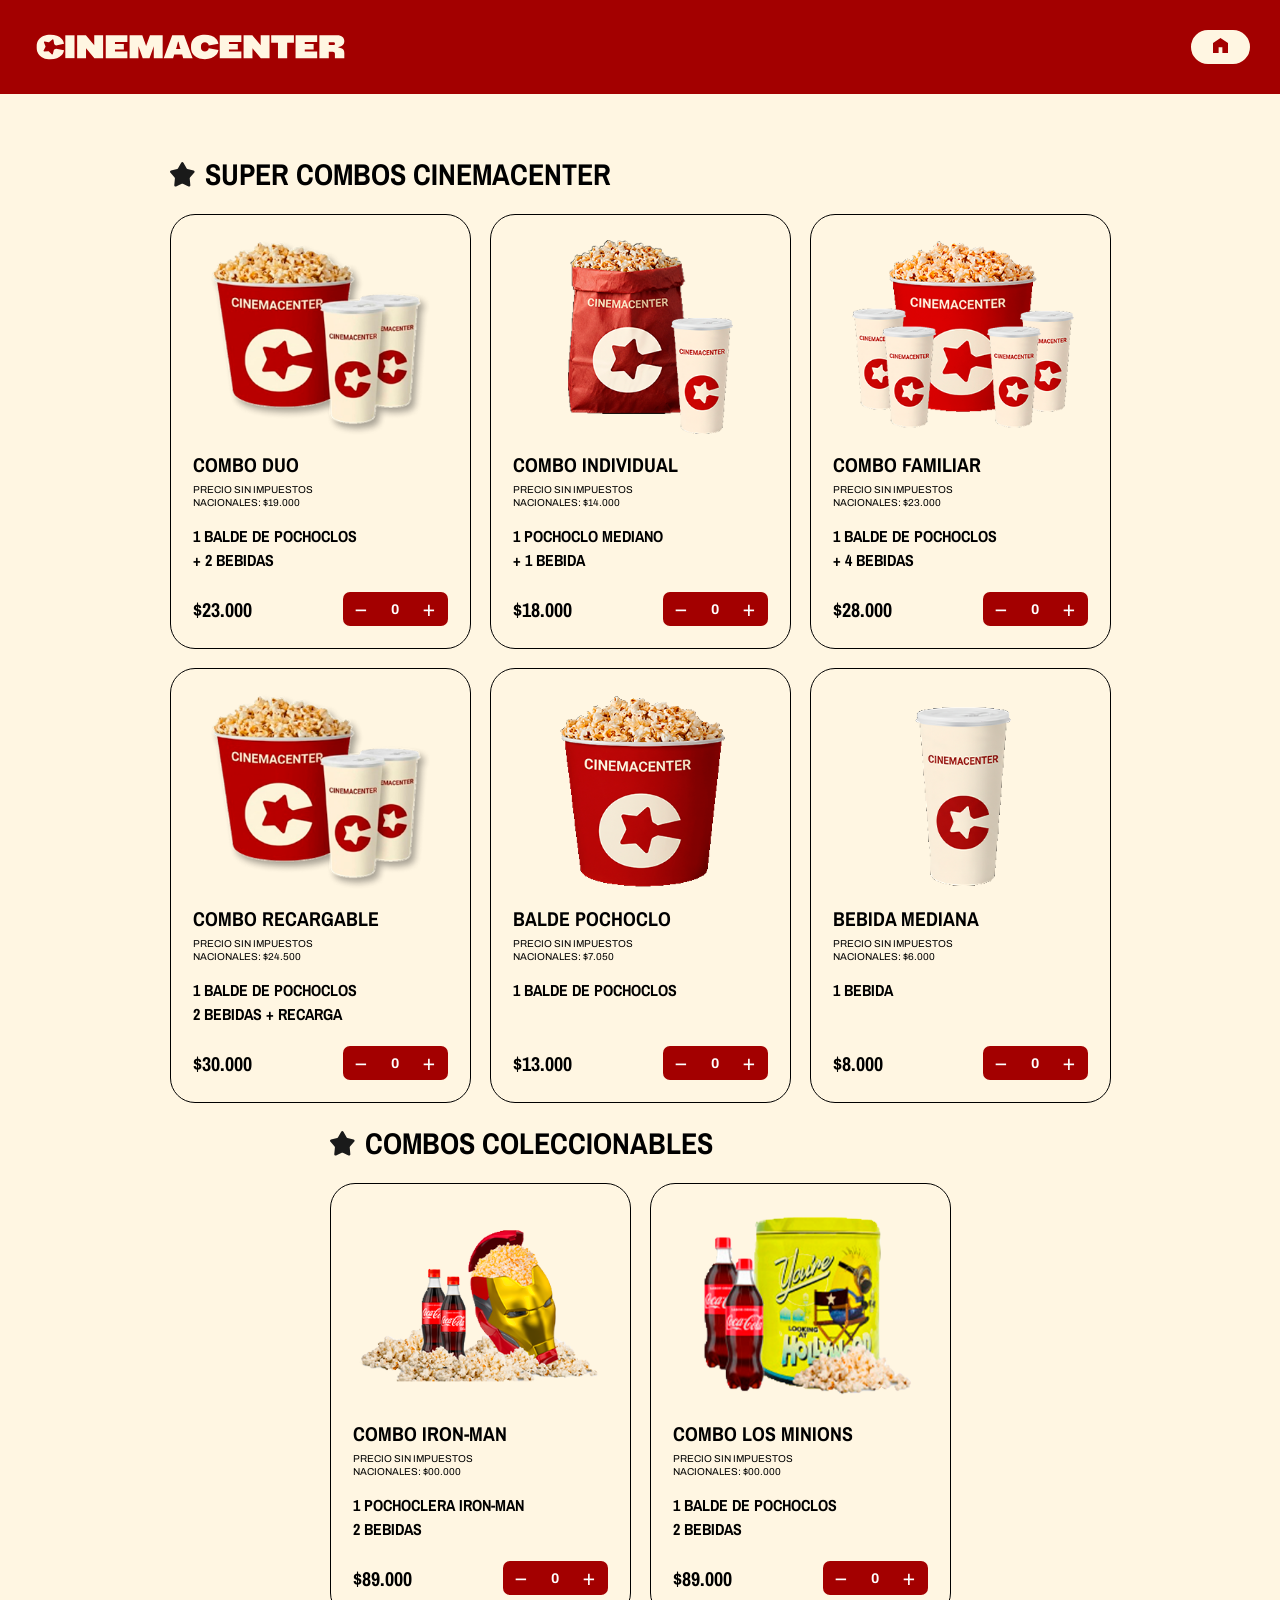
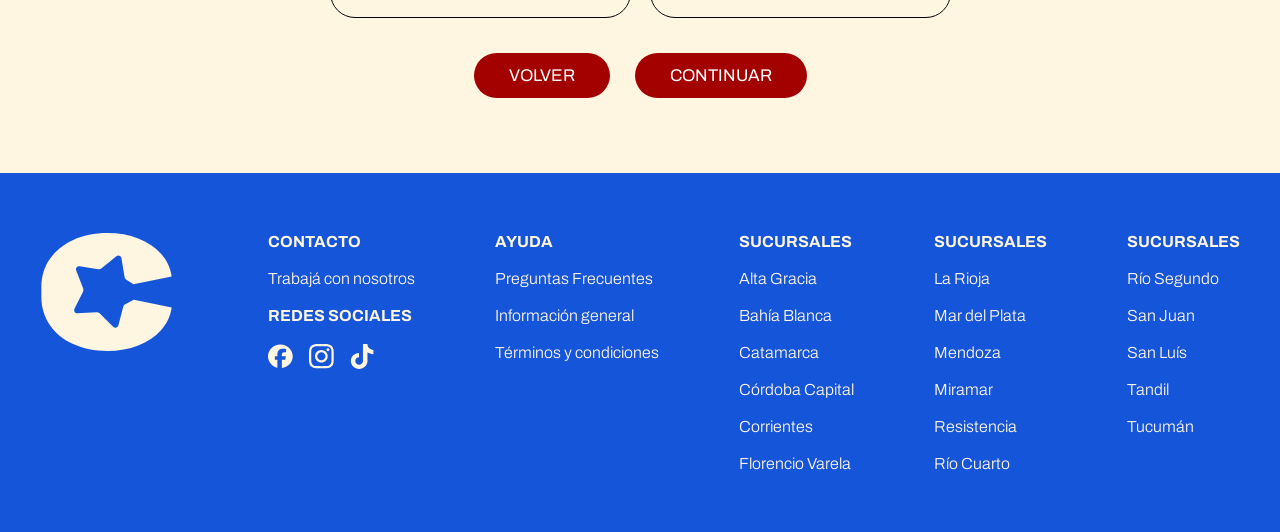
<file: candy.html>
<!DOCTYPE html>
<html>

<head>
    <meta charset="utf-8" />
    <meta name="viewport" content="width=device-width, initial-scale=1.0">
    <title>Candy</title>
    <link rel="stylesheet" href="estilos.css">
    <link rel="icon" type="image/png" href="">
    <link rel="icon" type="image/svg+xml" href="img/svg/logo.svg/logo_v3.svg">
    <style>
        @import url('https://fonts.googleapis.com/css2?family=Archivo+Narrow:ital,wght@0,400..700;1,400..700&family=Archivo:ital,wght@0,100..900;1,100..900&display=swap');
    </style>
</head>

<body>
    <header>
        <img src="img/svg/logo.svg/logo_v1.svg" alt="logo-cinemacenter" width="323" height="34">
        <nav>
            <a href="index.html" class="boton-header"> <img src="img/svg/inicio.svg" alt="boton-inicio" width="15" height="15"></a>
        </nav>
    </header>

    <main>

        <section class="seccion-combos">
            <div class="titulares">
                <img src="img/svg/estrella_titulares.svg" alt="estrella-titulares" width="25" height="25">
                <h2>SUPER COMBOS CINEMACENTER</h2>
            </div>

            <div class="grilla-combos">

                <article class="tarjeta-combo">

                    <div class="imagen-combo">
                        <img src="img/candy/combo-duo.png" alt="Combo dúo" width="255px">
                    </div>

                    <h3>COMBO DUO</h3>

                    <p class="precio-sin-impuestos">
                        PRECIO SIN IMPUESTOS NACIONALES: $19.000
                    </p>

                    <div class="productos-combo">
                        <p>1 BALDE DE POCHOCLOS</p>
                        <p>+ 2 BEBIDAS</p>
                    </div>

                    <div class="precio-cantidad">

                        <span class="precio-final">$23.000</span>

                        <div class="contador">
                            <button type="button">−</button>
                            <span>0</span>
                            <button type="button">+</button>
                        </div>

                    </div>

                </article>

                <article class="tarjeta-combo">

                    <div class="imagen-combo">
                        <img src="img/candy/combo-unico.png" alt="Combo dúo" width="255px">
                    </div>

                    <h3>COMBO INDIVIDUAL</h3>

                    <p class="precio-sin-impuestos">
                        PRECIO SIN IMPUESTOS NACIONALES: $14.000
                    </p>

                    <div class="productos-combo">
                        <p>1 POCHOCLO MEDIANO</p>
                        <p>+ 1 BEBIDA</p>
                    </div>

                    <div class="precio-cantidad">

                        <span class="precio-final">$18.000</span>

                        <div class="contador">
                            <button type="button">−</button>
                            <span>0</span>
                            <button type="button">+</button>
                        </div>

                    </div>

                </article>

                <article class="tarjeta-combo">

                    <div class="imagen-combo">
                        <img src="img/candy/combo-familiar.png" alt="combo familiar con un balde y 4 bebidas"
                            width="255px">
                    </div>

                    <h3>COMBO FAMILIAR</h3>

                    <p class="precio-sin-impuestos">
                        PRECIO SIN IMPUESTOS NACIONALES: $23.000
                    </p>

                    <div class="productos-combo">
                        <p>1 BALDE DE POCHOCLOS</p>
                        <p>+ 4 BEBIDAS</p>
                    </div>

                    <div class="precio-cantidad">

                        <span class="precio-final">$28.000</span>

                        <div class="contador">
                            <button type="button">−</button>
                            <span>0</span>
                            <button type="button">+</button>
                        </div>

                    </div>

                </article>

                <article class="tarjeta-combo">

                    <div class="imagen-combo">
                        <img src="img/candy/combo-duo.png" alt="combo recargable" width="255px">
                    </div>

                    <h3>COMBO RECARGABLE</h3>

                    <p class="precio-sin-impuestos">
                        PRECIO SIN IMPUESTOS NACIONALES: $24.500
                    </p>

                    <div class="productos-combo">
                        <p>1 BALDE DE POCHOCLOS</p>
                        <p>2 BEBIDAS + RECARGA</p>
                    </div>

                    <div class="precio-cantidad">

                        <span class="precio-final">$30.000</span>

                        <div class="contador">
                            <button type="button">−</button>
                            <span>0</span>
                            <button type="button">+</button>
                        </div>

                    </div>

                </article>

                <article class="tarjeta-combo">

                    <div class="imagen-combo">
                        <img src="img/candy/balde-pochoclos.png" alt="balde de pochoclos" width="255px">
                    </div>

                    <h3>BALDE POCHOCLO</h3>

                    <p class="precio-sin-impuestos">
                        PRECIO SIN IMPUESTOS NACIONALES: $7.050
                    </p>

                    <div class="productos-combo">
                        <p>1 BALDE DE POCHOCLOS</p>
                    </div>

                    <div class="precio-cantidad">

                        <span class="precio-final">$13.000</span>

                        <div class="contador">
                            <button type="button">−</button>
                            <span>0</span>
                            <button type="button">+</button>
                        </div>

                    </div>

                </article>

                <article class="tarjeta-combo">

                    <div class="imagen-combo">
                        <img src="img/candy/vaso.png" alt="vaso mediano" width="255px">
                    </div>

                    <h3>BEBIDA MEDIANA</h3>

                    <p class="precio-sin-impuestos">
                        PRECIO SIN IMPUESTOS NACIONALES: $6.000
                    </p>

                    <div class="productos-combo">
                        <p>1 BEBIDA</p>
                    </div>

                    <div class="precio-cantidad">

                        <span class="precio-final">$8.000</span>

                        <div class="contador">
                            <button type="button">−</button>
                            <span>0</span>
                            <button type="button">+</button>
                        </div>

                    </div>

                </article>

        </section>

        <section class="seccion-combos">
            <div class="titulares">
                <img src="img/svg/estrella_titulares.svg" alt="estrella-titulares" width="25" height="25">
                <h2>COMBOS COLECCIONABLES</h2>
            </div>

            <div class="grilla-coleccionables">

                <article class="tarjeta-combo">

                    <div class="imagen-combo">
                        <img src="img/candy/ironman.png" alt="Combo dúo" width="255px">
                    </div>

                    <h3>COMBO IRON-MAN</h3>

                    <p class="precio-sin-impuestos">
                        PRECIO SIN IMPUESTOS NACIONALES: $00.000
                    </p>

                    <div class="productos-combo">
                        <p>1 POCHOCLERA IRON-MAN</p>
                        <p>2 BEBIDAS</p>
                    </div>

                    <div class="precio-cantidad">

                        <span class="precio-final">$89.000</span>

                        <div class="contador">
                            <button type="button">−</button>
                            <span>0</span>
                            <button type="button">+</button>
                        </div>

                    </div>

                </article>

                <article class="tarjeta-combo">

                    <div class="imagen-combo">
                        <img src="img/candy/combo-minion.png" alt="Combo dúo" width="255px">
                    </div>

                    <h3>COMBO LOS MINIONS</h3>

                    <p class="precio-sin-impuestos">
                        PRECIO SIN IMPUESTOS NACIONALES: $00.000
                    </p>

                    <div class="productos-combo">
                        <p>1 BALDE DE POCHOCLOS</p>
                        <p>2 BEBIDAS</p>
                    </div>

                    <div class="precio-cantidad">

                        <span class="precio-final">$89.000</span>

                        <div class="contador">
                            <button type="button">−</button>
                            <span>0</span>
                            <button type="button">+</button>
                        </div>

                    </div>

                </article>

        </section>

        <div class="botones-navegacion">

            <a href="index.html" class="boton-volver">
                VOLVER
            </a>

            <a href="entradas.html" class="boton-continuar">
                CONTINUAR
            </a>

        </div>




    </main>

    <footer>
        <div>
            <img src="img/svg/logo.svg/logo_v3.svg" alt="Logo reducido" width="133" height="118">
        </div>
        <div class="footer-columnas">

            <div class="footer-col">
                <h3>CONTACTO</h3>
                <a href="#">Trabajá con nosotros</a>

                <h3>REDES SOCIALES</h3>
                <div class="footer-redes">
                    <a href="https://www.facebook.com/CinemacenterArgentina?locale=es_LA" aria-label="Facebook"><img
                            src="img/svg/logo_redes.svg/logo_facebook.svg" alt="Facebook" width="25" height="25"></a>
                    <a href="https://www.instagram.com/cinemacenterarg/" aria-label="Instagram" width="25"
                        height="25"><img src="img/svg/logo_redes.svg/logo_instagram.svg" alt="Instagram" width="25"
                            height="25"></a>
                    <a href="https://www.tiktok.com/@cinemacenterarg" aria-label="TikTok"><img
                            src="img/svg/logo_redes.svg/logo_tiktok.svg" alt="TikTok" width="25" height="25"></a>
                </div>
            </div>

            <div class="footer-col">
                <h3>AYUDA</h3>
                <a href="#">Preguntas Frecuentes</a>
                <a href="#">Información general</a>
                <a href="#">Términos y condiciones</a>
            </div>

            <div class="footer-col">
                <h3>SUCURSALES</h3>
                <a href="#">Alta Gracia</a>
                <a href="#">Bahía Blanca</a>
                <a href="#">Catamarca</a>
                <a href="#">Córdoba Capital</a>
                <a href="#">Corrientes</a>
                <a href="#">Florencio Varela</a>
            </div>

            <div class="footer-col">
                <h3 class="invisible-title">SUCURSALES</h3>
                <a href="#">La Rioja</a>
                <a href="#">Mar del Plata</a>
                <a href="#">Mendoza</a>
                <a href="#">Miramar</a>
                <a href="#">Resistencia</a>
                <a href="#">Río Cuarto</a>
            </div>

            <div class="footer-col">
                <h3 class="invisible-title">SUCURSALES</h3>
                <a href="#">Río Segundo</a>
                <a href="#">San Juan</a>
                <a href="#">San Luís</a>
                <a href="#">Tandil</a>
                <a href="#">Tucumán</a>
            </div>

        </div>

    </footer>

</body>

</html>
</file>
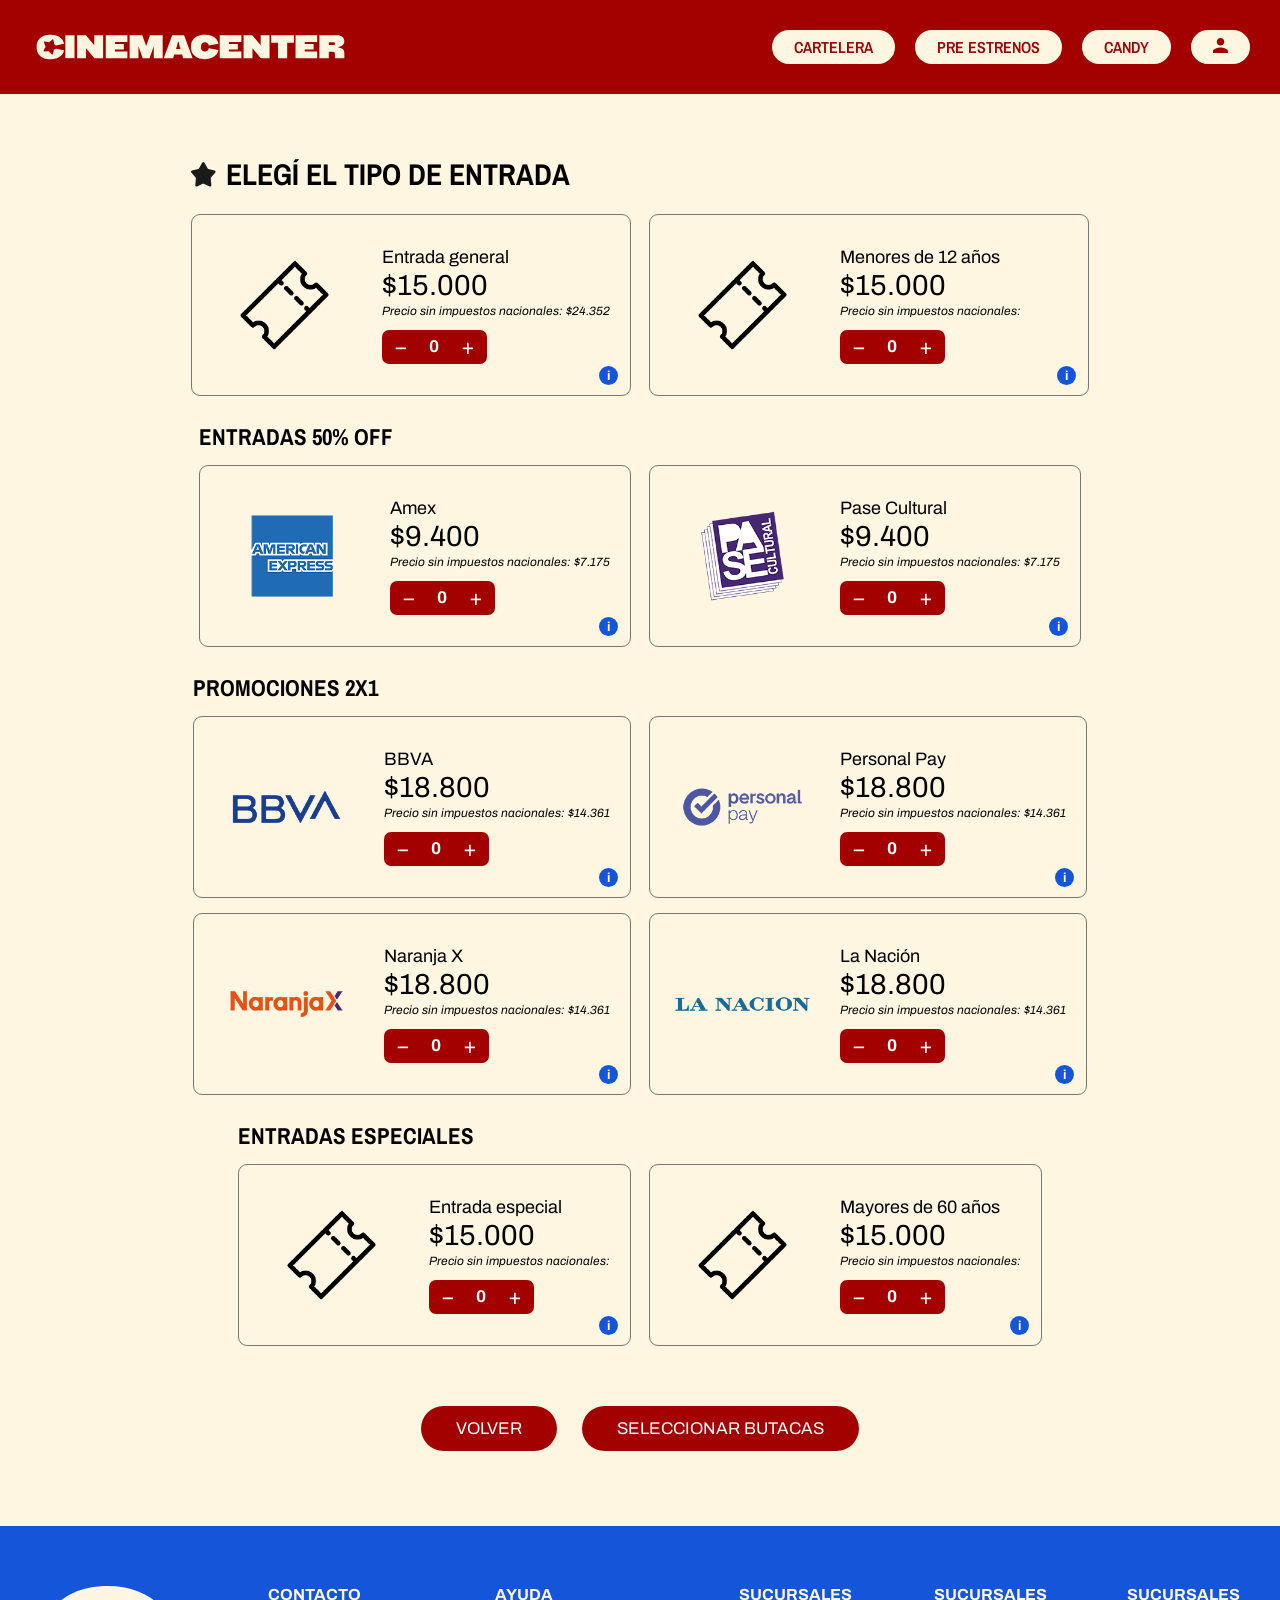
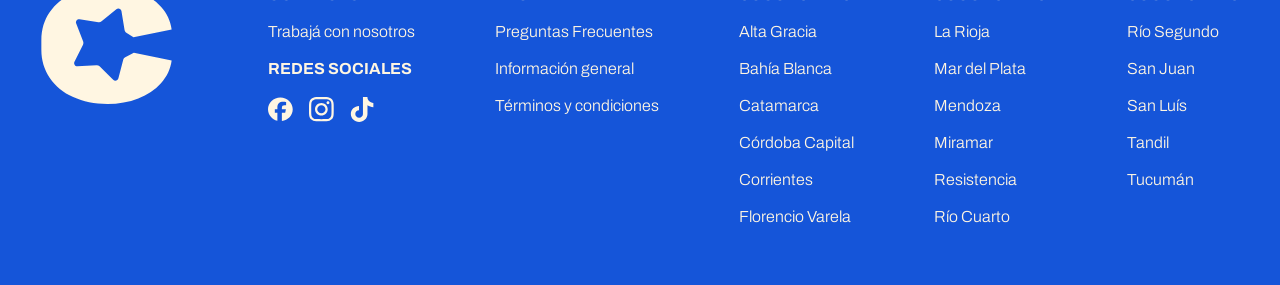
<file: entradas.html>
<!DOCTYPE html>
<html>

<head>
    <meta charset="utf-8" />
    <meta name="viewport" content="width=device-width, initial-scale=1.0">
    <title>Entradas</title>
    <link rel="stylesheet" href="estilos.css">
    <link rel="icon" type="image/png" href="">
    <link rel="icon" type="image/svg+xml" href="img/svg/logo.svg/logo_v3.svg">
    <style>
        @import url('https://fonts.googleapis.com/css2?family=Archivo+Narrow:ital,wght@0,400..700;1,400..700&family=Archivo:ital,wght@0,100..900;1,100..900&display=swap');
    </style>
</head>

<body>
    <header>
        <img src="img/svg/logo.svg/logo_v1.svg" alt="logo-cinemacenter" width="323" height="34">

        <input type="checkbox" id="menu-toggle" class="menu-toggle-checkbox">

        <!-- Botón para el menú Hamburguesa -->
        <label for="menu-toggle" class="menu-icon" aria-label="Abrir menú">
            <span class="bar"></span>
            <span class="bar"></span>
            <span class="bar"></span>
        </label>

        <nav class="nav-menu">
            <div class="menu-mobile-header">
                <a href="index.html" class="btn-home-mobile">
                    <img src="img/svg/logo.svg/logo_v1.svg" alt="Inicio" style="height: 25px;">
                </a>
                <label for="menu-toggle" class="menu-close" aria-label="Cerrar menú">✕</label>
            </div>

            <a href="index.html" class="boton-header">CARTELERA</a>
            <a href="#pre-estrenos" class="boton-header">PRE ESTRENOS</a>
            <a href="candy.html" class="boton-header">CANDY</a>
            <button class="boton-header" popovertarget="popup-login">
                <img src="img/svg/usuario.svg" alt="Iniciar sesión" width="15" height="15">
            </button>
        </nav>
    </header>

    <main>


        <section class="grupo-entradas">
            <div class="titulares">
                <img src="img/svg/estrella_titulares.svg" alt="estrella-titulares" width="25" height="25">
                <h2>ELEGÍ EL TIPO DE ENTRADA</h2>
            </div>

            <div class="grilla-entradas">
                <article class="tarjeta-entrada">
                    <img src="img/bancos/icono-ticket.png" alt="Entrada-general" class="imagen-entrada">
                    <div class="datos-entrada">
                        <p class="titulo-entrada">Entrada general</p>
                        <p class="precio">$15.000</p>
                        <p class="precio-impuestos">Precio sin impuestos nacionales: $24.352</p>
                        <div class="contador">
                            <button class="restar">−</button>
                            <span class="cantidad">0</span>
                            <button class="sumar">+</button>
                        </div>
                    </div>
                    <button class="info-entrada" title="Información">i</button>
                </article>
                <article class="tarjeta-entrada">
                    <img src="img/bancos/icono-ticket.png" alt="Menores de 12 años" class="imagen-entrada">
                    <div class="datos-entrada">
                        <p class="titulo-entrada">Menores de 12 años</p>
                        <p class="precio">$15.000</p>
                        <p class="precio-impuestos">Precio sin impuestos nacionales:</p>
                        <div class="contador">
                            <button class="restar">−</button>
                            <span class="cantidad">0</span>
                            <button class="sumar">+</button>
                        </div>
                    </div>
                    <button class="info-entrada" title="Información">i</button>
                </article>
            </div>
        </section>

        <!-- ENTRADAS 50% OFF -->
        <section class="grupo-entradas">
            <h3>ENTRADAS 50% OFF</h3>
            <div class="grilla-entradas">
                <article class="tarjeta-entrada">
                    <img src="img/bancos/american-express-01.png" alt="American Express" class="imagen-entrada">
                    <div class="datos-entrada">
                        <p class="titulo-entrada">Amex</p>
                        <p class="precio">$9.400</p>
                        <p class="precio-impuestos">Precio sin impuestos nacionales: $7.175</p>
                        <div class="contador">
                            <button class="restar">−</button>
                            <span class="cantidad">0</span>
                            <button class="sumar">+</button>
                        </div>
                    </div>
                    <button class="info-entrada" title="Información">i</button>
                </article>
                <article class="tarjeta-entrada">
                    <img src="img/bancos/pase-cultural-01.png" alt="Pase-Cultural" class="imagen-entrada">
                    <div class="datos-entrada">
                        <p class="titulo-entrada">Pase Cultural</p>
                        <p class="precio">$9.400</p>
                        <p class="precio-impuestos">Precio sin impuestos nacionales: $7.175</p>
                        <div class="contador">
                            <button class="restar">−</button>
                            <span class="cantidad">0</span>
                            <button class="sumar">+</button>
                        </div>
                    </div>
                    <button class="info-entrada" title="Información">i</button>
                </article>
            </div>
        </section>

        <!-- PROMOCIONES 2X1 -->
        <section class="grupo-entradas">
            <h3>PROMOCIONES 2X1</h3>
            <div class="grilla-entradas">
                <article class="tarjeta-entrada">
                    <img src="img/bancos/bbva-01.png" alt="bbva" class="imagen-entrada">
                    <div class="datos-entrada">
                        <p class="titulo-entrada">BBVA</p>
                        <p class="precio">$18.800</p>
                        <p class="precio-impuestos">Precio sin impuestos nacionales: $14.361</p>
                        <div class="contador">
                            <button class="restar">−</button>
                            <span class="cantidad">0</span>
                            <button class="sumar">+</button>
                        </div>
                    </div>
                    <button class="info-entrada" title="Información">i</button>
                </article>
                <article class="tarjeta-entrada">
                    <img src="img/bancos/personal-pay-01.png" alt="Personal-Pay" class="imagen-entrada">
                    <div class="datos-entrada">
                        <p class="titulo-entrada">Personal Pay</p>
                        <p class="precio">$18.800</p>
                        <p class="precio-impuestos">Precio sin impuestos nacionales: $14.361</p>
                        <div class="contador">
                            <button class="restar">−</button>
                            <span class="cantidad">0</span>
                            <button class="sumar">+</button>
                        </div>
                    </div>
                    <button class="info-entrada" title="Información">i</button>
                </article>
                <article class="tarjeta-entrada">
                    <img src="img/bancos/naranja-x-01.png" alt="Naranja-X" class="imagen-entrada">
                    <div class="datos-entrada">
                        <p class="titulo-entrada">Naranja X</p>
                        <p class="precio">$18.800</p>
                        <p class="precio-impuestos">Precio sin impuestos nacionales: $14.361</p>
                        <div class="contador">
                            <button class="restar">−</button>
                            <span class="cantidad">0</span>
                            <button class="sumar">+</button>
                        </div>
                    </div>
                    <button class="info-entrada" title="Información">i</button>
                </article>
                <article class="tarjeta-entrada">
                    <img src="img/bancos/la-nacion-01.png" alt="La-Nación" class="imagen-entrada">
                    <div class="datos-entrada">
                        <p class="titulo-entrada">La Nación</p>
                        <p class="precio">$18.800</p>
                        <p class="precio-impuestos">Precio sin impuestos nacionales: $14.361</p>
                        <div class="contador">
                            <button class="restar">−</button>
                            <span class="cantidad">0</span>
                            <button class="sumar">+</button>
                        </div>
                    </div>
                    <button class="info-entrada" title="Información">i</button>
                </article>
            </div>
        </section>

        <!-- ENTRADAS ESPECIALES -->
        <section class="grupo-entradas">
            <h3>ENTRADAS ESPECIALES</h3>
            <div class="grilla-entradas">
                <article class="tarjeta-entrada">
                    <img src="img/bancos/icono-ticket.png" alt="Entrada-especial" class="imagen-entrada">
                    <div class="datos-entrada">
                        <p class="titulo-entrada">Entrada especial</p>
                        <p class="precio">$15.000</p>
                        <p class="precio-impuestos">Precio sin impuestos nacionales:</p>
                        <div class="contador">
                            <button class="restar">−</button>
                            <span class="cantidad">0</span>
                            <button class="sumar">+</button>
                        </div>
                    </div>
                    <button class="info-entrada" title="Información">i</button>
                </article>
                <article class="tarjeta-entrada">
                    <img src="img/bancos/icono-ticket.png" alt="Mayores" class="imagen-entrada">
                    <div class="datos-entrada">
                        <p class="titulo-entrada">Mayores de 60 años</p>
                        <p class="precio">$15.000</p>
                        <p class="precio-impuestos">Precio sin impuestos nacionales:</p>
                        <div class="contador">
                            <button class="restar">−</button>
                            <span class="cantidad">0</span>
                            <button class="sumar">+</button>
                        </div>
                    </div>
                    <button class="info-entrada" title="Información">i</button>
                </article>
            </div>
        </section>
        <div class="botones-navegacion">
            <a href="index.html" class="boton-entradas">VOLVER</a>
            <a href="butacas.html" class="boton-entradas">SELECCIONAR BUTACAS</a>
        </div>
    </main>

    <footer>
        <div>
            <img src="img/svg/logo.svg/logo_v3.svg" alt="Logo reducido" width="133" height="118">
        </div>
        <div class="footer-columnas">

            <div class="footer-col">
                <h3>CONTACTO</h3>
                <a href="#">Trabajá con nosotros</a>

                <h3>REDES SOCIALES</h3>
                <div class="footer-redes">
                    <a href="https://www.facebook.com/CinemacenterArgentina?locale=es_LA" aria-label="Facebook"><img
                            src="img/svg/logo_redes.svg/logo_facebook.svg" alt="Facebook" width="25" height="25"></a>
                    <a href="https://www.instagram.com/cinemacenterarg/" aria-label="Instagram" width="25"
                        height="25"><img src="img/svg/logo_redes.svg/logo_instagram.svg" alt="Instagram" width="25"
                            height="25"></a>
                    <a href="https://www.tiktok.com/@cinemacenterarg" aria-label="TikTok"><img
                            src="img/svg/logo_redes.svg/logo_tiktok.svg" alt="TikTok" width="25" height="25"></a>
                </div>
            </div>

            <div class="footer-col">
                <h3>AYUDA</h3>
                <a href="#">Preguntas Frecuentes</a>
                <a href="#">Información general</a>
                <a href="#">Términos y condiciones</a>
            </div>

            <div class="footer-col">
                <h3>SUCURSALES</h3>
                <a href="#">Alta Gracia</a>
                <a href="#">Bahía Blanca</a>
                <a href="#">Catamarca</a>
                <a href="#">Córdoba Capital</a>
                <a href="#">Corrientes</a>
                <a href="#">Florencio Varela</a>
            </div>

            <div class="footer-col">
                <h3 class="invisible-title">SUCURSALES</h3>
                <a href="#">La Rioja</a>
                <a href="#">Mar del Plata</a>
                <a href="#">Mendoza</a>
                <a href="#">Miramar</a>
                <a href="#">Resistencia</a>
                <a href="#">Río Cuarto</a>
            </div>

            <div class="footer-col">
                <h3 class="invisible-title">SUCURSALES</h3>
                <a href="#">Río Segundo</a>
                <a href="#">San Juan</a>
                <a href="#">San Luís</a>
                <a href="#">Tandil</a>
                <a href="#">Tucumán</a>
            </div>

        </div>

    </footer>
</body>

</html>
</file>
<file: estilos.css>
/* CSS DOCUMENT */
@charset "UTF-8";

/* VARIABLES/ESTILOS */
:root {
    --rojo: #A30000;
    --blanco: #FFF6E2;
    --negro: #1A1A1A;
    --azul: #1555D9;
}

/* GENERALES / UNIVERSALES */

* {
    font-family: 'Archivo', sans-serif;
    margin: 0;
    font-size: 16px;
}

a {
    text-decoration: none;
}

/* - Esto se supone que al desplazar, lo hace más lento y no salta de golpe (según el chat) - */
html {
    scroll-behavior: smooth;

}

body {
    background-color: var(--blanco);
}

/* ---------------------- */
/* --- INDEX / HEADER --- */
/* ---------------------- */

header {
    display: flex;
    flex-direction: row;
    flex-wrap: wrap;
    align-items: center;
    justify-content: space-between;
    padding: 30px;
    background-color: var(--rojo);
    position: relative;
    /* Necesario para contener los elementos mobile */
}

header nav {
    display: flex;
    flex-direction: row;
    align-items: center;
    gap: 20px;
}

.boton-header {
    display: inline-block;
    padding: 4px 20px;
    background-color: var(--blanco);
    color: var(--rojo);
    border: 2px solid var(--blanco);
    border-radius: 50px;
    font-family: 'Archivo Narrow', sans-serif;
    font-size: 16px;
    font-weight: 600;
    text-transform: uppercase;
    transition: background-color 0.3s ease, color 0.3s ease, border-color 0.3s ease;
}

.boton-header:hover {
    background-color: transparent;
    color: var(--blanco);
    border-color: var(--blanco);
}

.menu-toggle-checkbox,
.menu-icon {
    display: none;
}

.menu-toggle-checkbox,
.menu-icon,
.menu-mobile-header {
    display: none;
}

/* -------------------------------------- */
/* --------- VERSIÓN RESPONSIVE --------- */
/* -------------------------------------- */
@media (max-width: 768px) {

    /* Mostrar botón hamburguesa */
    .menu-icon {
        display: flex;
        flex-direction: column;
        justify-content: space-between;
        width: 30px;
        height: 22px;
        cursor: pointer;
        z-index: 1001;
    }

    .menu-icon .bar {
        display: block;
        width: 100%;
        height: 3px;
        background-color: var(--blanco);
        border-radius: 2px;
    }

    /* Pantalla del menú hamburguesa*/
    header nav.nav-menu {
        display: none;
        position: fixed;
        top: 0;
        left: 0;
        width: 100vw;
        height: 100vh;
        background-color: #1A52BE;
        flex-direction: column;
        justify-content: flex-start;
        align-items: flex-start;
        gap: 25px;
        z-index: 2000;
        padding: 130px 30px 30px 30px;
        box-sizing: border-box;
    }

    .menu-toggle-checkbox:checked~.nav-menu {
        display: flex;
    }

    .menu-mobile-header {
        display: flex;
        justify-content: space-between;
        align-items: center;
        width: 100vw;
        background-color: var(--rojo);
        padding: 22px 25px;
        position: absolute;
        top: 0;
        left: 0;
        box-sizing: border-box;
    }

    /* Botón de cierre 'X' */
    .menu-close {
        display: block;
        color: var(--blanco);
        font-size: 30px;
        cursor: pointer;
        padding: 5px 10px;
    }

    header nav.nav-menu .boton-header {
        display: inline-block;
        text-align: left;
        font-size: 20px;
        padding: 12px 35px;
    }
}

/* -------------------------------------- */
/* --- INICIO DE SESIÓN EMERGENTE ------- */
/* -------------------------------------- */

.popup-login {

    position: fixed;
    inset: unset;
    top: 50%;
    left: 50%;
    transform: translate(-50%, -50%);
    width: 500px;
    padding: 80px 34px 35px;
    box-sizing: border-box;
    background-color: var(--azul);
    color: var(--blanco);
    border: none;
    border-radius: 25px;

}

.popup-login:popover-open {
    display: flex;
    flex-direction: column;
    gap: 30px;
}

.popup-login::backdrop {
    background: rgba(0, 0, 0, 0.65);
    backdrop-filter: blur(3px);
}

.btn-cerrar-login {
    display: flex;
    justify-content: center;
    position: absolute;
    top: 25px;
    right: 30px;
    width: 25px;
    height: 25px;
    border: 2px solid white;
    border-radius: 50%;
    background-color: var(--rojo);
    color: white;
    font-size: 20px;
    line-height: 18px;
    cursor: pointer;
}

/* TÍTULO Y SUBTÍTULO */

.popup-login h2 {
    font-size: 48px;
    line-height: 50px;
    text-align: center;
    color: var(--blanco);
    font-family: 'Archivo Narrow';
}

.subtitulo-login {
    margin-top: 15px;
    margin-bottom: 28px;
    text-align: center;
    font-size: 20px;
    font-style: italic;
    font-weight: 300;
}

/* FORMULARIO */

.form-login {
    display: flex;
    flex-direction: column;
    gap: 26px;
}

.form-login input {
    width: 100%;
    height: 60px;
    padding: 0 30px;
    box-sizing: border-box;

    border: none;
    border-radius: 14px;
    background-color: var(--blanco);

    font-size: 20px;
    outline-color: var(--rojo);
    font-family: 'Archivo Narrow';
}

.form-login input::placeholder {
    color: var(--rojo);
    opacity: 30%;
    font-weight: 600;
}

.olvido-password {
    text-align: center;
    color: var(--blanco);
    font-size: 13px;
    margin-top: 3px;
}

/* BOTONES */

.botones-login {
    display: flex;
    justify-content: center;
    gap: 15px;
    margin-top: 5px;
}

.btn-login {
    padding: 9px 22px;
    background-color: var(--rojo);
    color: var(--blanco);
    border: 2px solid var(--blanco);
    border-radius: 30px;
    font-size: 13px;
    font-weight: bold;
    cursor: pointer;
}

/* -------------------- */
/* --- INDEX - MAIN --- */
/* -------------------- */

main {
    width: 100%;
    margin: 0;
    padding: 40px;
    box-sizing: border-box;
    display: flex;
    flex-direction: column;
    align-items: center;
}

/* TITULARES */
.titulares {
    display: flex;
    flex-direction: row;
    align-items: center;
    gap: 10px;
    margin: 20px 0;
}

.titulares h2 {
    font-family: 'Archivo Narrow', sans-serif;
    font-size: 30px;
    font-weight: 700;
}

/* --- CARTELERA --- */

.cartelera {
    width: 100%;
    padding: 0px;
    box-sizing: border-box;
}

/* cada tarjeta de pelis */

.peliculas {
    display: grid;
    grid-template-columns: repeat(5, minmax(0, 1fr));
    gap: 30px;
    width: 100%;
    max-width: 1400px;
    margin: 0 auto;
}

.pelicula {
    display: flex;
    flex-direction: column;
    position: relative;
    overflow: hidden;
    border-radius: 30px;
    width: 100%;
    min-width: 0;
    height: 100%;
}

.pelicula img {
    display: block;
    object-fit: cover;
}

/* info pelis */

.info-pelicula {
    display: flex;
    flex-direction: column;
    width: 100%;
    height: 127px;
    padding: 20px;
    box-sizing: border-box;

    background-color: var(--negro);

    color: white;
}

.info-pelicula h3 {
    font-family: 'Archivo', sans-serif;
    font-size: 22px;
    margin: 0;
    line-height: 24px;
}

.info-pelicula p {
    font-family: 'Archivo Narrow', sans-serif;
    font-size: 14px;
    margin: 3px 0 0;
}

/* el pop-up de cada tarjeta de pelis */

.popup-pelicula {
    position: absolute;
    top: 0;
    left: 0;
    width: 100%;
    height: 75%;

    display: flex;
    flex-direction: column;
    justify-content: flex-end;
    align-items: center;

    padding: 30px;
    box-sizing: border-box;

    background: linear-gradient(transparent, rgba(0, 0, 0, 0.95));

    opacity: 0;
    transition: opacity 0.3s ease;
}


.popup-pelicula p {
    color: var(--blanco);
    margin-bottom: 10px;
    font-size: 16px;
}

.pelicula:hover .popup-pelicula {
    opacity: 1;
}

.btn-horarios {
    display: block;
    width: 100%;
    padding: 12px;

    background-color: var(--azul);
    color: var(--blanco);

    font-family: 'Archivo';
    font-size: 18px;
    font-weight: 700;
    text-align: center;
    text-decoration: none;

    border-radius: 50px;
    border: none;
    box-sizing: border-box;
}

.btn-desplegable {
    display: block;
    margin: 30px auto 10px;
    padding: 12px 36px;
    background-color: var(--rojo);
    color: var(--blanco);
    border: none;
    border-radius: 50px;
    font-family: 'Archivo', sans-serif;
    font-size: 14px;
    font-weight: 700;
    text-transform: uppercase;
    cursor: pointer;
    text-align: center;
    width: fit-content;
    transition: background-color 0.3s ease, transform 0.2s ease;
}

.desplegable-cartelera .contenido-desplegado {
    margin-top: 30px;/
}

.desplegable-cartelera .contenedor-btn-cerrar {
    display: flex;
    justify-content: center;
    margin-top: 40px;
    margin-bottom: 40px;
}

details[open]>.btn-ver-mas {
    display: none;
}

.contenedor-btn-cerrar {
    display: flex;
    justify-content: center;
    margin-top: 25px;
}

/* ---------------------- */
/* --- INDEX / FOOTER --- */
/* ---------------------- */

footer {
    display: flex;
    flex-direction: row;
    justify-content: space-between;
    align-items: flex-start;
    width: 100%;
    padding: 60px 40px;
    color: var(--blanco);
    box-sizing: border-box;
    background-color: var(--azul);
}

.footer-col a {
    font-weight: 300;
    font-size: 16px;
    color: var(--blanco);
    text-decoration: none;
}

.footer-columnas {
    display: flex;
    flex-direction: row;
    gap: 80px;
}

.footer-col {
    display: flex;
    flex-direction: column;
    gap: 20px;
}

.footer-redes {
    display: flex;
    flex-direction: row;
    justify-content: flex-start;
    gap: 16px;
}

/* -------------------------------------- */
/* --- DESCRIPCIÓN PELICULA EMERGENTE --- */
/* -------------------------------------- */

/* EL MODAL EN SÍ */
.modal-pelicula {
    width: 90vw;
    max-width: 1300px;
    max-height: 90vh;

    border: none;
    background-color: var(--blanco);
    padding: 60px;
    box-shadow: 0 20px 40px rgba(0, 0, 0, 0.2);

    overflow-y: auto;
    overflow-x: hidden;
    box-sizing: border-box;

    position: fixed;
    top: 50%;
    left: 50%;
    transform: translate(-50%, -50%);
}

/* EL FONDO OSCURO DETRÁS DEL MODAL */
.modal-pelicula::backdrop {
    background-color: rgba(0, 0, 0, 0.6);
    backdrop-filter: blur(3px);
}

/* BOTÓN CERRAR */
.btn-cerrar {
    position: absolute;
    top: 20px;
    right: 20px;
    background: none;
    border: none;
    font-size: 24px;
    font-weight: bold;
    cursor: pointer;
    color: var(--rojo);
    /* Rojo de tu diseño */
}

/* LAYOUT SUPERIOR (Foto y textos) */
.modal-superior {
    display: flex;
    gap: 40px;
    margin-bottom: 70px;
}

.modal-poster img {
    border-radius: 16px;
    object-fit: cover;
}

.modal-datos {
    gap: 30px;
}

.modal-datos h2 {
    color: var(--rojo);
    font-size: 70px;
    margin-bottom: 15px;
    text-transform: uppercase;
}

.ficha-tecnica {
    list-style: none;
    padding: 0;
    margin: 20px 0;
    font-size: 14px;
    line-height: 20px;
}

.ficha-tecnica li {
    margin-bottom: 10px;
}

.sinopsis {
    color: var(--negro);
    font-size: 18px;
    line-height: 32px;
}

/* ACÁ IRÍA EL TRAILER NI IDEA */

.modal-trailer {
    position: relative;
    border-radius: 12px;
    overflow: hidden;
    padding-top: 40px;
}

/* LAYOUT INFERIOR (Horarios) */

.divisor {
    border: none;
    border-top: 1px solid #E0D5C1;
    margin: 30px 0;
}

/* SELECTOR DE DÍAS */

.selector-dias {
    display: flex;
    gap: 10px;
    margin-top: 20px;
    margin-bottom: 30px;
}

/* OCULTAR CHECKBOXES */

.check-dia,
.check-hora {
    display: none;
}

/* LAYOUT INFERIOR (Horarios) */

.modal-inferior {
    display: flex;
    flex-direction: column;
    align-items: flex-start;
    gap: 20px;
}

.modal-inferior h3 {
    font-size: 38px;
    font-weight: 700;
}

.modal-inferior h4 {
    font-size: 28px;
    font-weight: 700;
}

/* DÍAS */

.selector-dias {
    display: flex;
    gap: 10px;
    margin-top: 20px;
    margin-bottom: 30px;
}

.btn-dia {
    padding: 16px 24px;
    padding: 10px;
    border: 3.3px solid var(--rojo);
    background-color: var(--blanco);
    color: var(--rojo);
    border-radius: 8px;
    text-align: center;
    cursor: pointer;
    font-weight: bold;
}

.check-dia:checked+.btn-dia {
    background-color: var(--rojo);
    color: var(--blanco);
}

/* HORARIOS */

.selector-horarios {
    display: flex;
    flex-direction: column;
    gap: 10px;
    margin-top: 20px;
    margin-bottom: 30px;
}

.fila-horas {
    display: flex;
    gap: 10px;
    margin-bottom: 20px;
    margin-top: 10px;
}

.btn-hora {
    padding: 8px 16px;
    border: 2px solid var(--rojo);
    border-radius: 8px;
    background-color: var(--blanco);
    color: var(--rojo);
    cursor: pointer;
    font-weight: 500;
}

.check-hora:checked+.btn-hora {
    background-color: var(--rojo);
    color: var(--blanco);
}

/* BOTÓN COMPRAR ENTRADAS */

.btn-comprar {
    display: flex;
    width: 200px;
    background-color: var(--azul);
    color: var(--blanco);
    font-family: "Archivo Narrow";
    padding: 15px 40px;
    border-radius: 30px;
    font-size: 24px;
    cursor: pointer;
    justify-content: center;
}

/* ESTO ES PARA OCULTAR CHECKBOXES */

.check-dia,
.check-hora {
    display: none;
}


/* -------------- */
/* --- COMBOS --- */
/* -------------- */

.tarjeta-combo {
    width: 100%;
    min-width: 0;
    box-sizing: border-box;

    padding: 22px;

    border: 1.5px solid #000000;
    border-radius: 25px;

    display: flex;
    flex-direction: column;
}

.grilla-combos {
    display: grid;
    grid-template-columns: repeat(3, minmax(0, 1fr));
    gap: 19px;

    width: 100%;
    align-items: stretch;
    justify-items: stretch;
}

.grilla-coleccionables {
    display: grid;
    grid-template-columns: repeat(2, minmax(0, 1fr));
    gap: 19px;
    width: 100%;
}

.imagen-combo {

    display: flex;
    justify-content: center;
    align-items: center;
    margin-bottom: 15px;

}

.tarjeta-combo h3 {

    font-family: 'Archivo Narrow', sans-serif;
    font-size: 20px;
    font-weight: 700;
    color: #000000;
    margin: 0 0 5px;

}

.precio-sin-impuestos {

    font-family: 'Archivo', sans-serif;
    font-size: 10px;
    line-height: 1.3;
    color: #000000;
    margin: 0 0 15px;
    width: 120px;

}

.productos-combo {

    margin-bottom: 20px;

}

.productos-combo p {

    font-family: 'Archivo Narrow', sans-serif;
    font-size: 16px;
    font-weight: 700;
    line-height: 1.5;
    color: #000000;
    margin: 0;

}

.precio-cantidad {

    display: flex;
    justify-content: space-between;
    align-items: center;
    gap: 10px;
    margin-top: auto;

}

.precio-final {

    font-family: 'Archivo Narrow', sans-serif;
    font-size: 20px;
    font-weight: 700;
    color: #000000;

}

.contador {

    display: flex;
    align-items: center;
    background-color: #A30000;
    border-radius: 5px;
    overflow: hidden;

}

.contador button {

    width: 27px;
    height: 27px;
    border: none;
    background-color: #A30000;
    color: white;
    font-size: 20px;
    cursor: pointer;

}

.contador span {

    width: 20px;
    height: 27px;
    display: flex;
    justify-content: center;
    align-items: center;
    background-color: #A30000;
    color: white;
    font-size: 14px;
    font-weight: 700;

}

/* BOTONES DENTRO DEL CANDY */

.botones-navegacion {
    display: flex;
    justify-content: center;
    align-items: center;

    gap: 20px;

    margin: 25px auto 35px;
}

.boton-volver,
.boton-continuar {

    background-color: #A30000;
    color: white;
    text-decoration: none;
    padding: 13px 35px;
    border-radius: 30px;
    font-family: "Archivo", sans-serif;
    font-size: 17px;
    transition: background-color 0.3s;
}


.boton-volver:hover,
.boton-continuar:hover {
    background-color: #1555D9;
}

/* -------------------------------- */
/* --- CARRUSEL PRINCIPAL --- */
/* -------------------------------- */

.carrusel-principal {
    display: flex;
    align-items: center;
    justify-content: center;
    gap: 20px;
    width: 100%;
    max-width: 1400px;
    margin: 20px auto 40px;
}

/* CONTENEDOR DE LOS BANNERS */
.contenedor-carrusel {
    position: relative;
    width: 100%;
    height: 420px;
    overflow: hidden;
    border-radius: 20px;
}

/* CADA BANNER */
.banner {
    display: none;
    position: absolute;
    inset: 0;
    width: 100%;
    height: 100%;
    overflow: hidden;
}

.banner.activo {
    display: block;
}

/* IMAGEN DE FONDO */
.imagen-banner {
    position: absolute;
    top: 0;
    right: 0;
    width: 55%;
    height: 100%;
    object-fit: cover;
    object-position: center;
    z-index: 1;
}

/*  NEGRO */
.degradado-banner {
    position: absolute;
    inset: 0;
    background: linear-gradient(90deg,
            #000000 0%,
            #000000 40%,
            rgba(0, 0, 0, 0.886) 48%,
            transparent 75%);
    z-index: 2;
}


/* CONTENIDO DEL TEXTO */

.contenido-banner {
    z-index: 3;
    width: 50%;
}

/* TEXTO Y BOTÓN */
.contenido-banner {
    position: absolute;
    z-index: 2;
    display: flex;
    flex-direction: column;
    justify-content: center;
    align-items: flex-start;
    width: 48%;
    height: 100%;
    padding: 40px 50px;
    box-sizing: border-box;
    color: var(--blanco);
}

.fecha-banner {
    font-size: 16px;
    margin-bottom: 30px;
}

.contenido-banner h1 {
    font-family: 'Archivo Narrow', sans-serif;
    font-size: 48px;
    font-weight: 700;
    line-height: 0.98;
    margin-bottom: 1px;
}

.mini-texto {
    margin-bottom: 20px;
}

.boton-banner {
    display: inline-block;
    padding: 12px 25px;
    background-color: var(--azul);
    color: var(--blanco);
    border-radius: 30px;
    font-size: 16px;
    font-weight: 600;
    transition: background-color 0.3s ease;
}


.boton-banner:hover {
    background-color: var(--azul);
}

/* FLECHAS EXTERNAS */
.flecha-carrusel {
    display: flex;
    align-items: center;
    justify-content: center;
    flex-shrink: 0;
    width: 45px;
    height: 45px;
    border: none;
    border-radius: 50%;
    background-color: var(--blanco);
    color: var(--negro);
    font-size: 22px;
    cursor: pointer;
    transition: background-color 0.3s ease, color 0.3s ease;
}

.flecha-carrusel:hover {
    background-color: var(--rojo);
    color: var(--blanco);
}

/* ADAPTACIÓN A CELULARES */

/* CARRUSEL PRE ESTRENOS */



.preestrenos-carrusel {
    display: flex;
    align-items: center;
    justify-content: center;
    gap: 20px;
    width: 100%;
    max-width: 1400px;
    margin: 20px auto;
}

.preestrenos-ventana {
    width: 100%;
    overflow: hidden;
}

.preestrenos-pista {
    display: flex;
    width: max-content;
    gap: 18px;
    transition: transform 0.4s ease;
}



/* TARJETAS */
.preestrenos-pista .pelicula {
    flex: 0 0 256px;
    width: 256px;
    min-width: 256px;
    height: auto;
    box-sizing: border-box;
}

/* POP-UP DE LAS TARJETAS */
.preestrenos-pista .pelicula img,
.preestrenos-pista .info-pelicula,
.preestrenos-pista .popup-pelicula {
    width: 100%;
    box-sizing: border-box;
}

/* FLECHAS */
.flecha-preestrenos {
    display: flex;
    align-items: center;
    justify-content: center;
    flex-shrink: 0;
    width: 45px;
    height: 45px;
    border: none;
    border-radius: 50%;
    background-color: var(--blanco);
    color: var(--negro);
    font-size: 22px;
    cursor: pointer;
    transition: background-color 0.3s ease, color 0.3s ease;
}

.flecha-preestrenos:hover {
    background-color: var(--rojo);
    color: var(--blanco);
}

/* PANTALLA DE CARGA */
.pantalla-carga {
    position: fixed;
    top: 0;
    left: 0;
    width: 100%;
    height: 100%;
    background-color: #A90000;
    display: none;
    justify-content: center;
    align-items: center;
    z-index: 99999;
}

.pantalla-carga.activa {
    display: flex;
}

.icono-carga {
    width: 90px;
    height: 90px;
    animation: girar 2s linear infinite;
}

@keyframes girar {
    from {
        transform: rotate(0deg);
    }

    to {
        transform: rotate(360deg);
    }
}



/* PANTALLA DE ENTRADAS */
.pagina-entradas {
    background-color: #FFF6E2;
    color: #1A1A1A;
    padding: 35px 8% 60px;
    min-height: 600px;
}

.titulo-entrada {
    font-family: "Archivo Narrow", sans-serif;
    font-size: 28px;
    margin-bottom: 25px;
}

.grupo-entradas {
    margin-bottom: 25px;
}

.grupo-entradas h3 {
    margin-bottom: 13px;
    font-family: "Archivo Narrow", sans-serif;
    font-size: 23px;
}



.grilla-entradas {

    display: grid;
    grid-template-columns: repeat(2, 1fr);
    gap: 15px 18px;
}

.tarjeta-entrada {
    border: 1px solid #777;
    border-radius: 9px;
    min-height: 150px;
    padding: 15px 20px;
    display: flex;
    align-items: center;
    gap: 25px;
    position: relative;
}

.imagen-entrada {
    width: 145px;
    height: 115px;
    object-fit: contain;
    flex-shrink: 0;
}

.datos-entrada {
    flex: 1;
    min-width: 0;
}


.titulo-entrada {
    font-family: "Archivo", sans-serif;
    font-size: 18px;
    margin: 0 0 3px;
}

.precio {
    font-family: "Archivo", sans-serif;
    font-size: 29px;
    margin: 0;
}

.precio-impuestos {
    font-size: 12px;
    font-style: italic;
    margin: 3px 0 12px;
}

.contador {
    display: flex;
    align-items: center;
    justify-content: space-around;
    background-color: #A30000;
    color: white;
    border-radius: 7px;
    width: 105px;
    height: 34px;
}

.contador button {
    border: none;
    background: none;
    color: white;
    font-size: 22px;
    cursor: pointer;
}

.contador .cantidad {
    font-size: 17px;
}

.info-entrada {
    position: absolute;
    bottom: 10px;
    right: 12px;
    background-color: #1555D9;
    color: white;
    border: none;
    border-radius: 50%;
    width: 19px;
    height: 19px;
    font-weight: bold;
    font-size: 13px;
    cursor: pointer;
}

.botones-navegacion {
    display: flex;
    justify-content: center;
    gap: 25px;
    margin-top: 35px;
}

.boton-entradas {
    background-color: #A30000;
    color: white;
    text-decoration: none;
    padding: 13px 35px;
    border-radius: 30px;
    font-family: "Archivo", sans-serif;
    font-size: 17px;
    transition: background-color 0.3s;
}

.boton-entradas:hover {
    background-color: #1555D9;
}

/* ADAPTACIÓN A CELULARES */
@media (max-width: 750px) {



    .pagina-entradas {
        padding: 25px 5%;
    }

    .grilla-entradas {
        grid-template-columns: 1fr;
    }

    .tarjeta-entrada {
        gap: 15px;
        padding: 12px;
    }

    .imagen-entrada {
        width: 100px;
        height: 100px;
    }

    .botones-navegacion {
        flex-wrap: wrap;
    }
}
</file>
